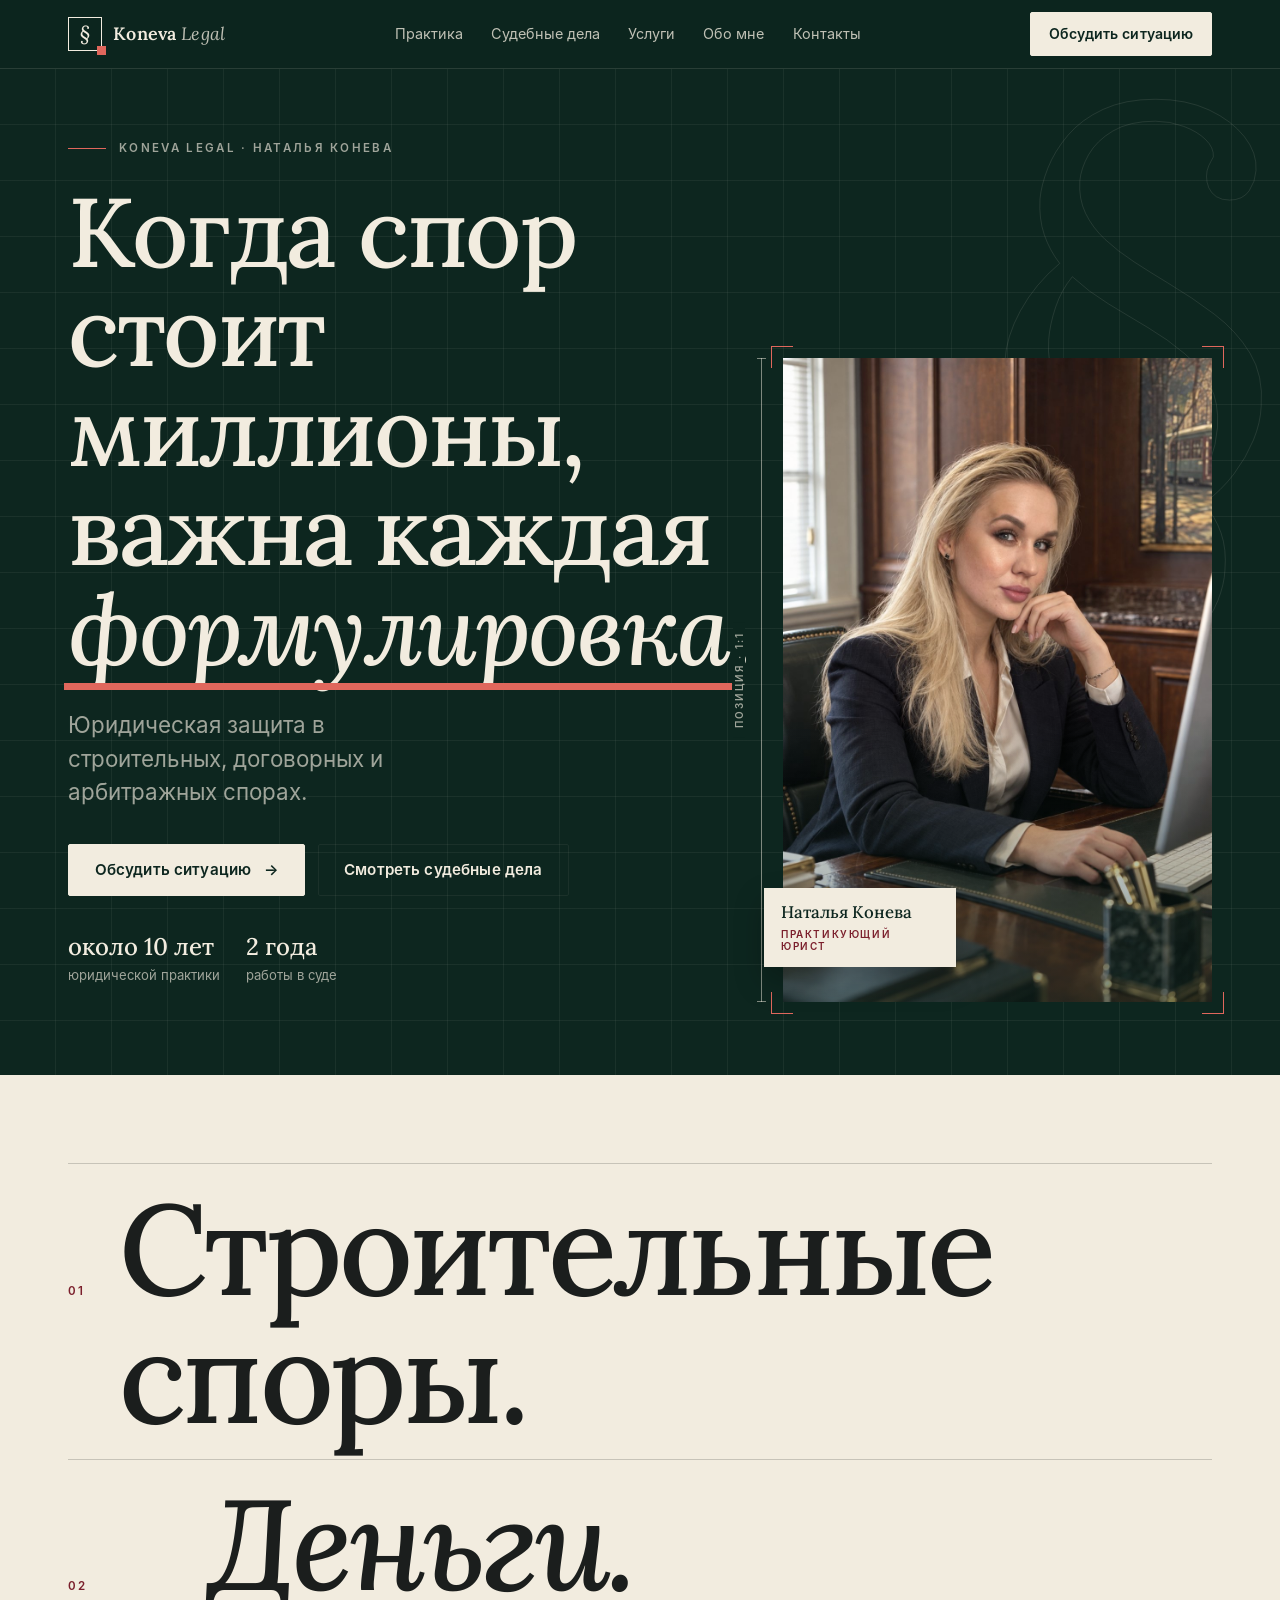
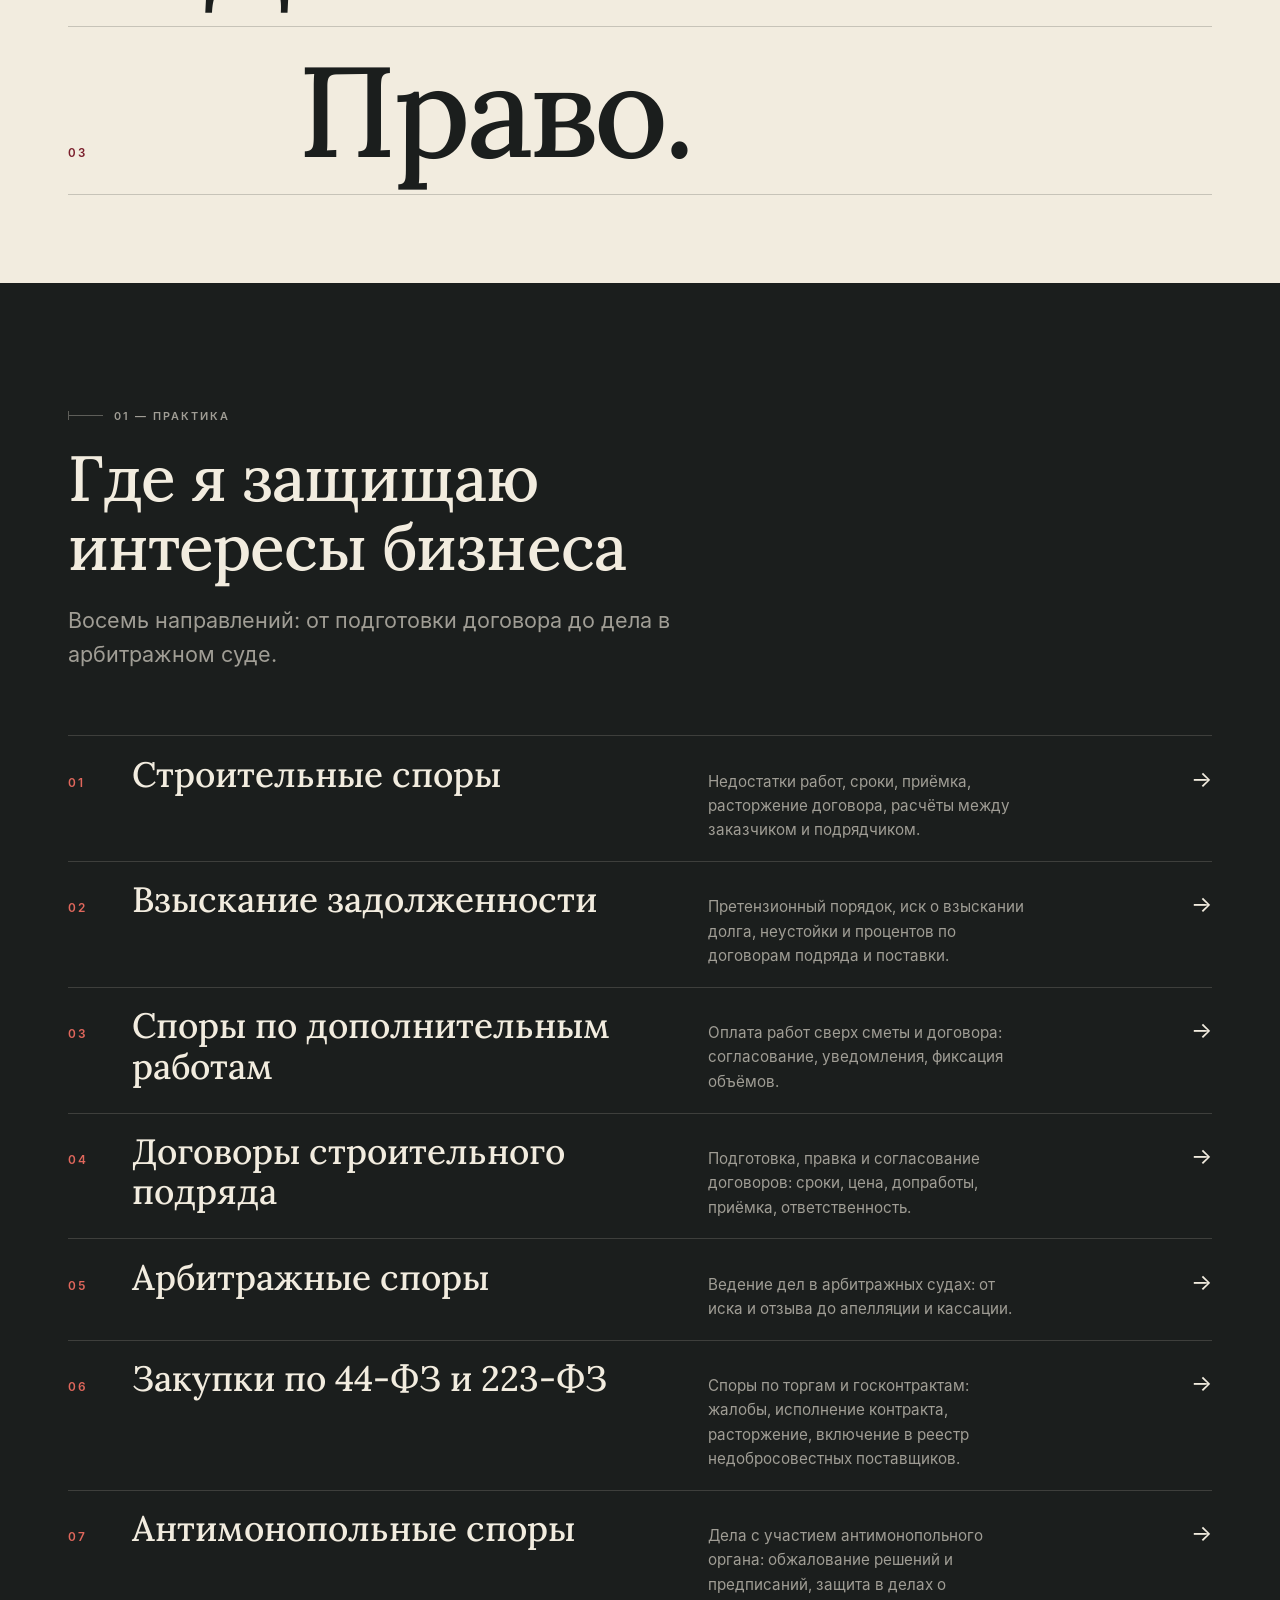
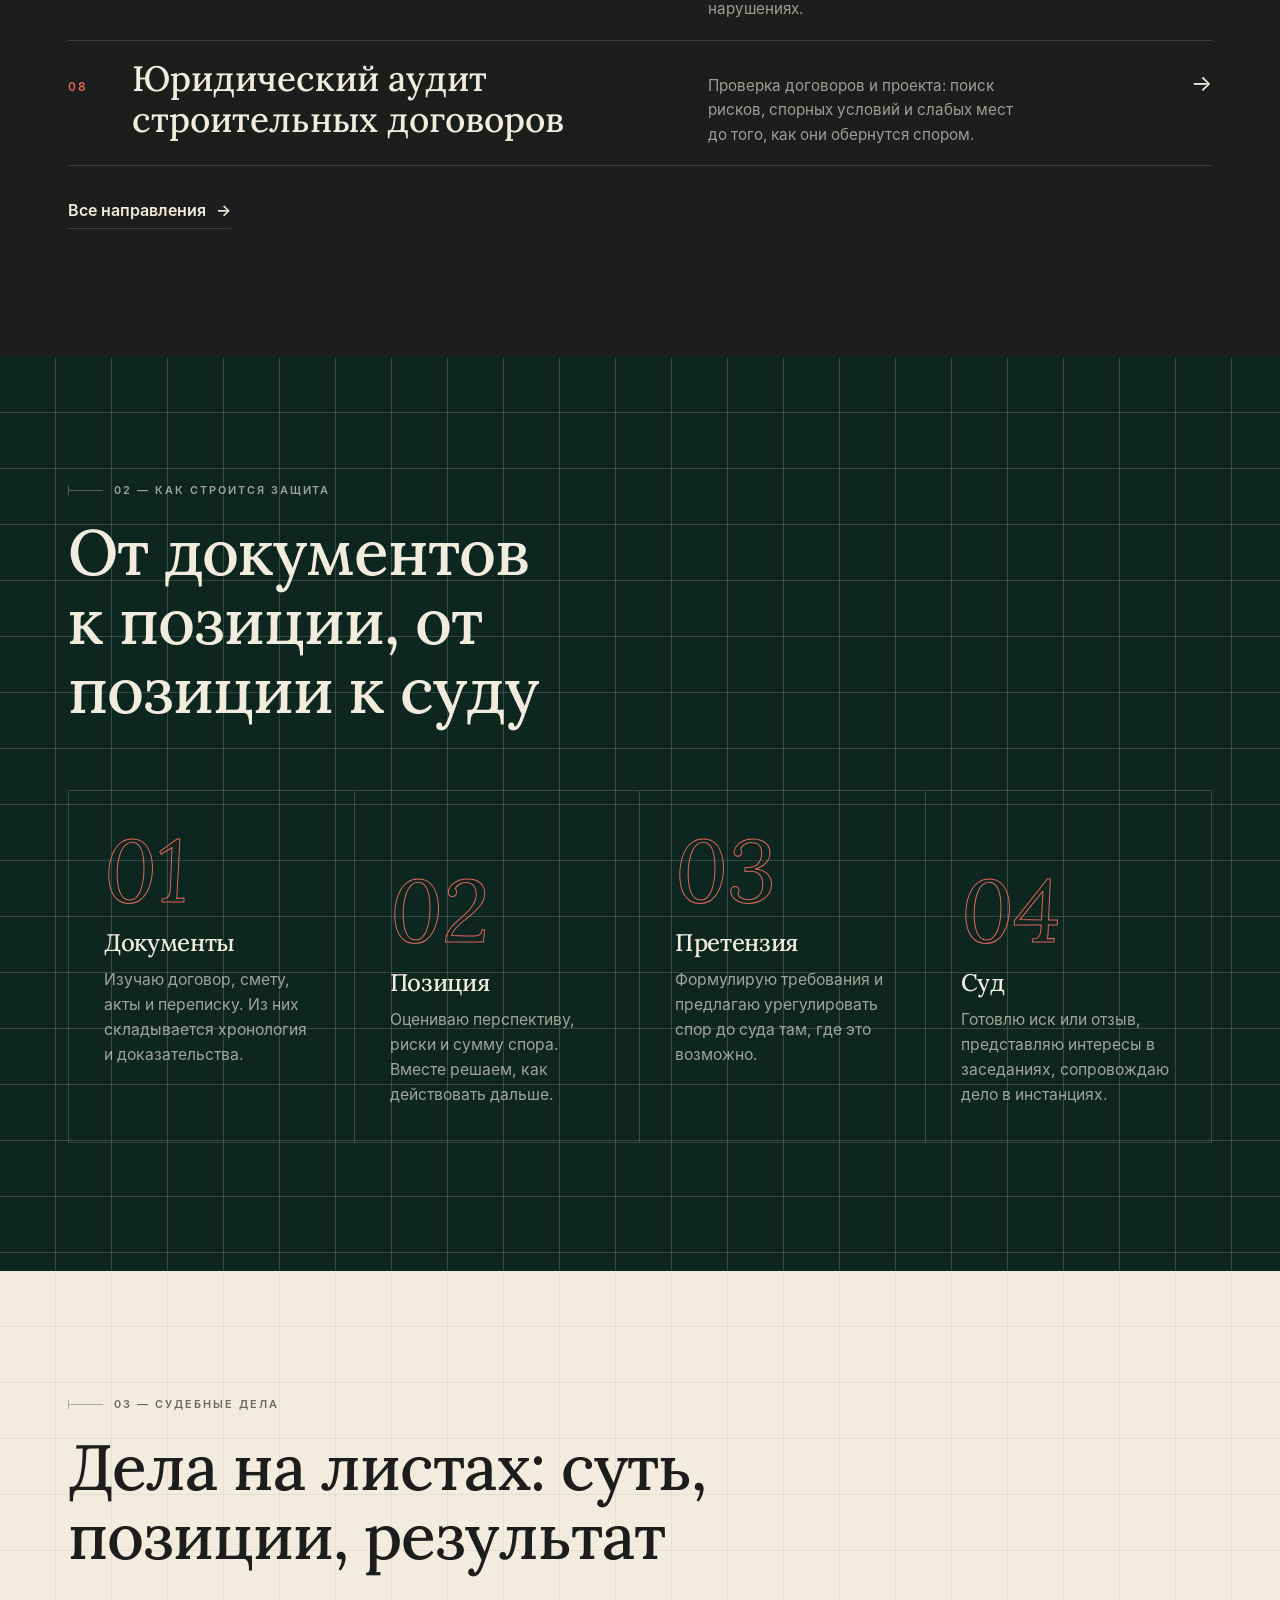
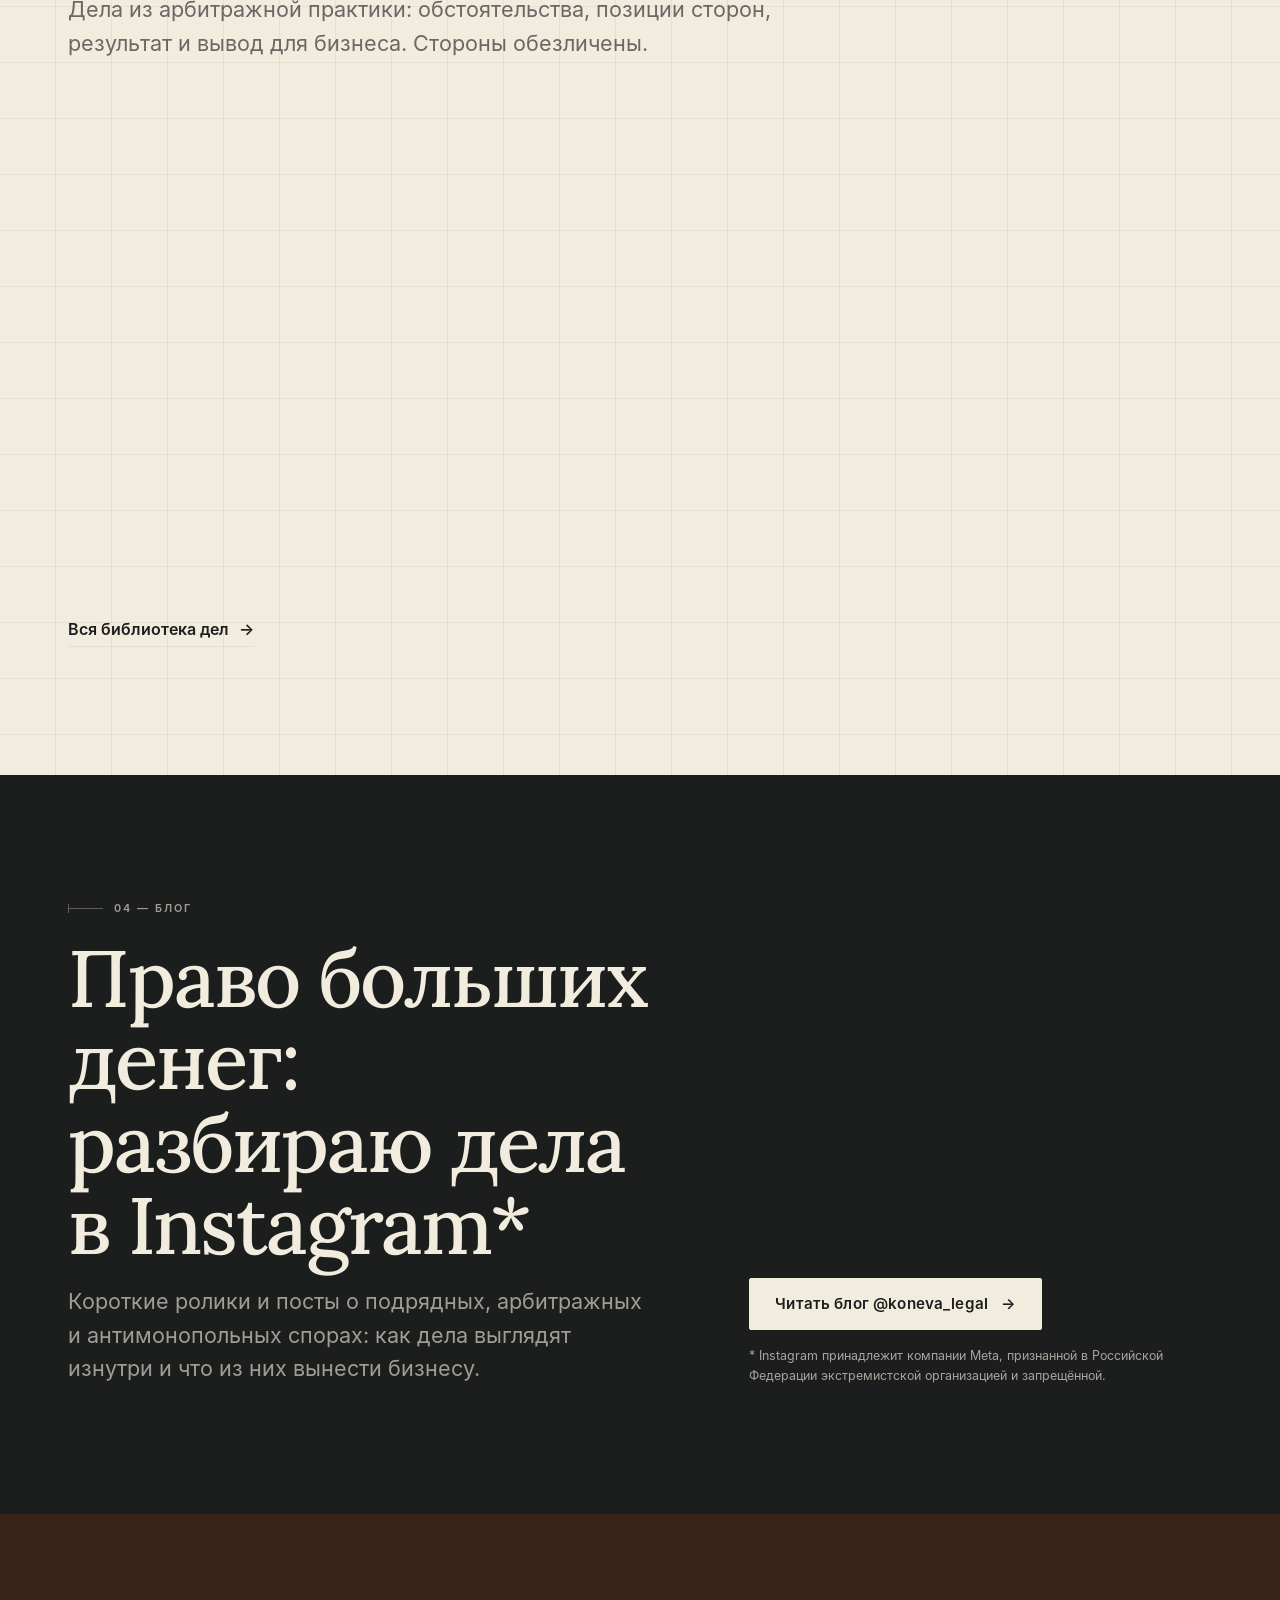
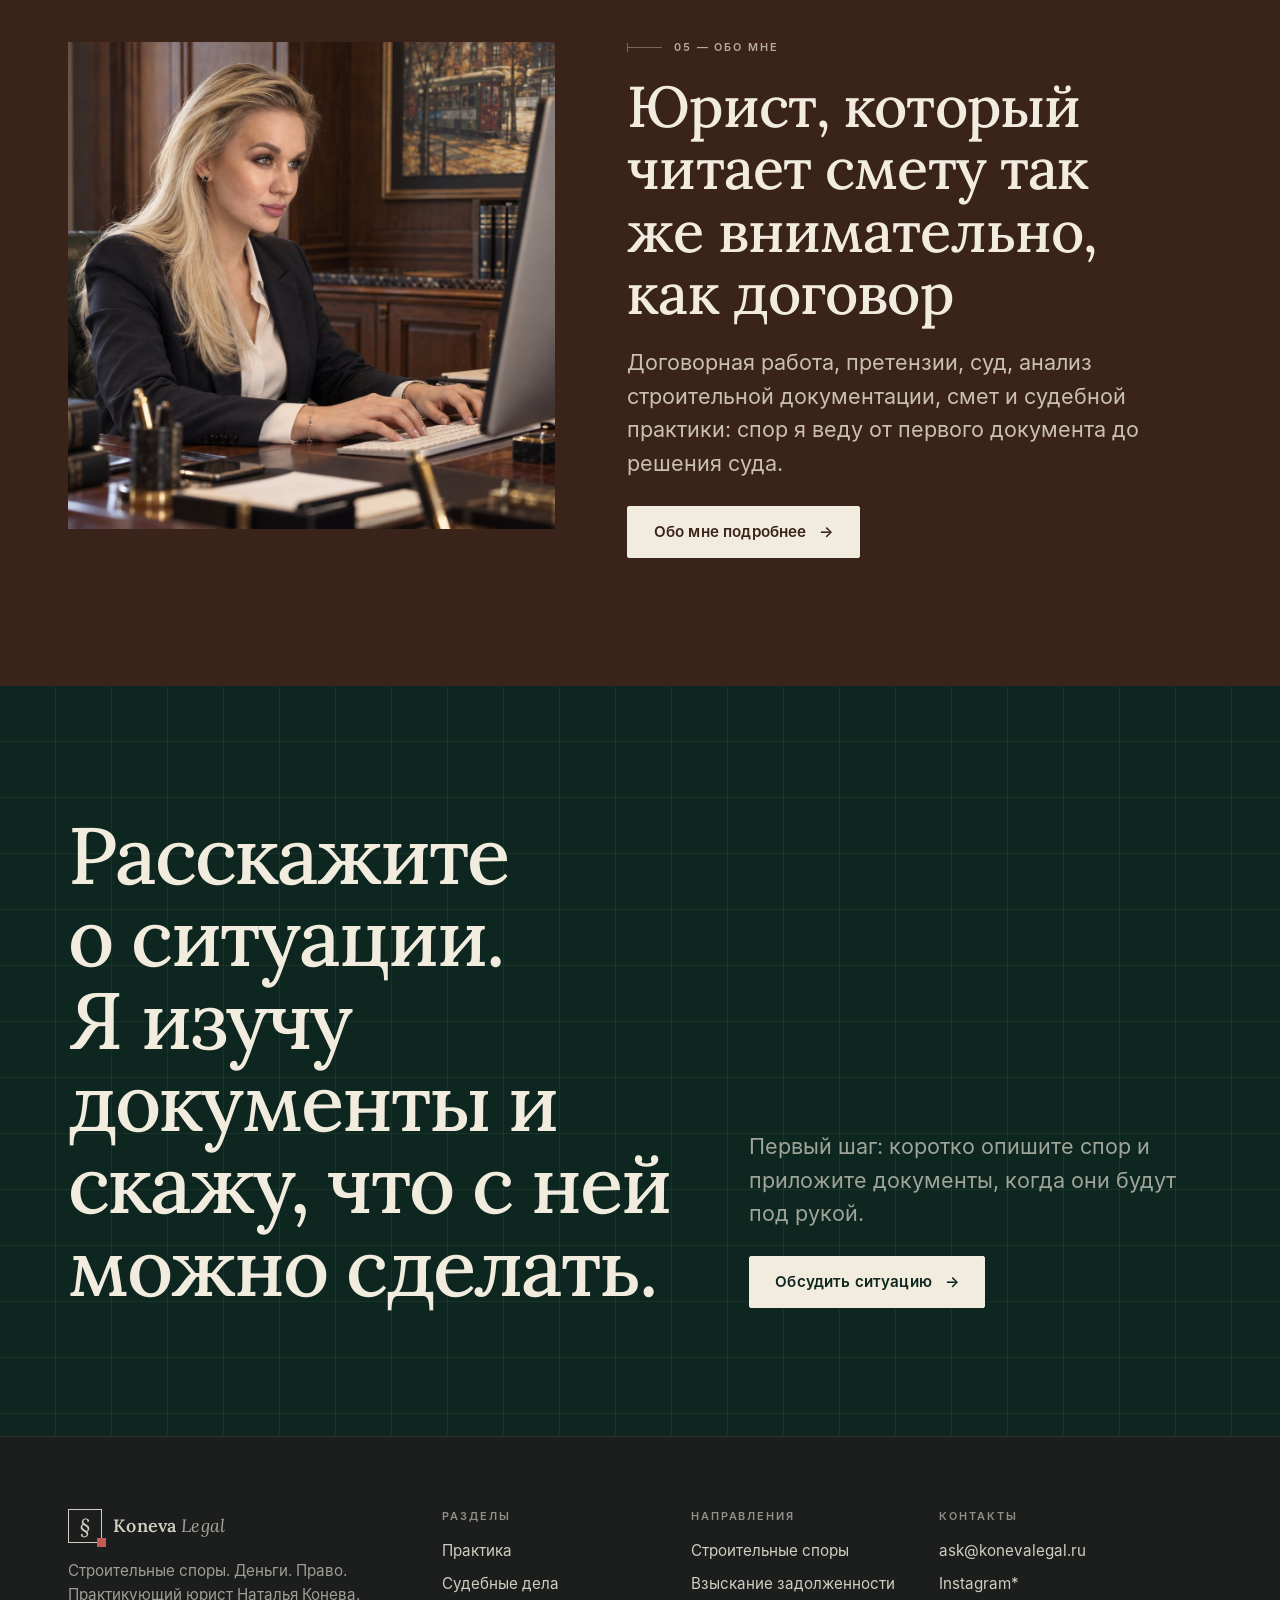
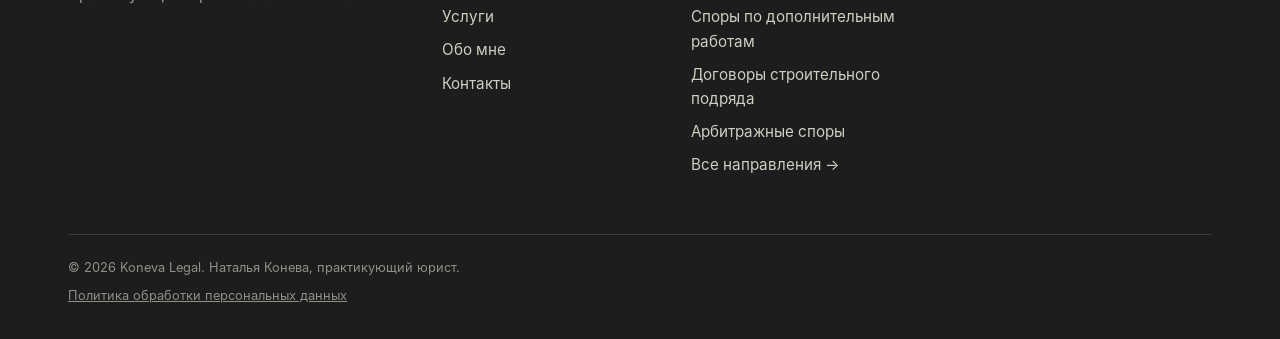
<file: index.html>
<!doctype html>
<html lang="ru">
<head>
<meta charset="utf-8">
<meta name="viewport" content="width=device-width, initial-scale=1, viewport-fit=cover">
<meta http-equiv="Content-Security-Policy" content="default-src 'self'; img-src 'self' data:; style-src 'self' 'unsafe-inline'; script-src 'self'; font-src 'self'; connect-src 'none'; form-action 'none'; base-uri 'self'; object-src 'none'">
<title>Koneva Legal — юридическая защита в строительных спорах | Наталья Конева</title>
<meta name="description" content="Юридическая защита в строительных, договорных и арбитражных спорах. Наталья Конева, практикующий юрист: строительный подряд, взыскание задолженности, закупки по 44-ФЗ и 223-ФЗ, антимонопольные споры.">
<meta name="theme-color" content="#0d261f">
<link rel="canonical" href="https://konevalegal.ru/">
<link rel="icon" href="favicon.svg" type="image/svg+xml">
<link rel="icon" href="favicon.ico" sizes="48x48">
<link rel="apple-touch-icon" href="apple-touch-icon.png">
<meta property="og:type" content="website">
<meta property="og:locale" content="ru_RU">
<meta property="og:site_name" content="Koneva Legal">
<meta property="og:title" content="Koneva Legal — юридическая защита в строительных спорах | Наталья Конева">
<meta property="og:description" content="Юридическая защита в строительных, договорных и арбитражных спорах. Наталья Конева, практикующий юрист: строительный подряд, взыскание задолженности, закупки по 44-ФЗ и 223-ФЗ, антимонопольные споры.">
<meta property="og:url" content="https://konevalegal.ru/">
<meta property="og:image" content="https://konevalegal.ru/assets/img/og.jpg">
<meta property="og:image:width" content="1200">
<meta property="og:image:height" content="630">
<meta name="twitter:card" content="summary_large_image">
<link rel="preload" href="assets/fonts/lora.woff" as="font" type="font/woff" crossorigin>
<link rel="preload" href="assets/fonts/inter-400.woff" as="font" type="font/woff" crossorigin>
<link rel="stylesheet" href="css/style.css">
</head>
<body>
<a class="skip" href="#main">К содержимому</a>
<header id="site-header"><noscript><div class="wrap"><a class="logo" href="index.html">Koneva Legal</a></div></noscript></header>
<main id="main">
<section class="section theme-green grid-bg soft hero" aria-labelledby="h1">
  <div class="wrap hero-grid">
    <span class="big-sign" aria-hidden="true">§</span>
    <div class="hero-copy">
      <p class="eyebrow">Koneva Legal · Наталья Конева</p>
      <h1 id="h1">Когда спор стоит миллионы, важна каждая <span class="redline">формулировка</span>.</h1>
      <p class="sub">Юридическая защита в строительных, договорных и арбитражных спорах.</p>
      <div class="btn-row">
        <a class="btn" href="contacts.html#form">Обсудить ситуацию <span class="arr" aria-hidden="true">→</span></a>
        <a class="btn ghost" href="cases.html">Смотреть судебные дела</a>
      </div>
      <div class="hero-note">
        <div><b data-site="experience">около 10 лет</b>юридической практики</div>
        <div data-site-hide><b data-site="courtYears">2 года</b>работы в суде</div>
      </div>
    </div>
    <div class="hero-photo reveal">
      <div class="photo-frame">
        <span class="crop tl"></span><span class="crop tr"></span><span class="crop bl"></span><span class="crop br"></span>
        <div class="photo-dim" aria-hidden="true"><span>ПОЗИЦИЯ · 1:1</span></div>
        <div class="img"><img src="assets/img/portrait.jpg" width="1000" height="1500" alt="Наталья Конева, практикующий юрист, за рабочим столом" fetchpriority="high"></div>
        <div class="sheet-tag"><b>Наталья Конева</b><small>Практикующий юрист</small></div>
      </div>
    </div>
  </div>
</section>

<section class="section theme-milk statement" aria-label="Девиз">
  <div class="wrap">
    <h2 class="sr-only">Строительные споры. Деньги. Право.</h2>
    <div class="statement-row reveal" aria-hidden="true">
      <div><i>01</i><strong>Строительные споры.</strong></div>
      <div><i>02</i><strong>Деньги.</strong></div>
      <div><i>03</i><strong>Право.</strong></div>
    </div>
  </div>
</section>

<section class="section theme-graphite" aria-labelledby="pr-h">
  <div class="wrap">
  <div class="sec-head reveal">
    <div class="dim short"><span>01 — Практика</span></div>
    <h2><span id="pr-h">Где я защищаю интересы бизнеса</span></h2>
    <p class="lead">Восемь направлений: от подготовки договора до дела в арбитражном суде.</p>
  </div>
    <div class="p-list reveal" id="practice-list"></div>
    <p style="margin-top:2rem"><a class="link-arrow" href="practice.html">Все направления <span aria-hidden="true">→</span></a></p>
  </div>
</section>

<section class="section theme-green grid-bg" aria-labelledby="st-h">
  <div class="wrap">
  <div class="sec-head reveal">
    <div class="dim short"><span>02 — Как строится защита</span></div>
    <h2><span id="st-h">От документов к позиции, от позиции к суду</span></h2>
  </div>
    <div class="steps reveal">
      <div class="step"><div class="num">01</div><h3>Документы</h3><p>Изучаю договор, смету, акты и переписку. Из них складывается хронология и доказательства.</p></div>
      <div class="step"><div class="num">02</div><h3>Позиция</h3><p>Оцениваю перспективу, риски и сумму спора. Вместе решаем, как действовать дальше.</p></div>
      <div class="step"><div class="num">03</div><h3>Претензия</h3><p>Формулирую требования и предлагаю урегулировать спор до суда там, где это возможно.</p></div>
      <div class="step"><div class="num">04</div><h3>Суд</h3><p>Готовлю иск или отзыв, представляю интересы в заседаниях, сопровождаю дело в инстанциях.</p></div>
    </div>
  </div>
</section>

<section class="section theme-milk grid-bg soft" aria-labelledby="cs-h">
  <div class="wrap">
  <div class="sec-head reveal">
    <div class="dim short"><span>03 — Судебные дела</span></div>
    <h2><span id="cs-h">Дела на листах: суть, позиции, результат</span></h2>
    <p class="lead">Дела из арбитражной практики: обстоятельства, позиции сторон, результат и вывод для бизнеса. Стороны обезличены.</p>
  </div>
    <div class="case-grid three" id="cases-teaser"></div>
    <p style="margin-top:2rem"><a class="link-arrow" href="cases.html">Вся библиотека дел <span aria-hidden="true">→</span></a></p>
  </div>
</section>

<section class="section theme-graphite" aria-labelledby="bl-h">
  <div class="wrap cta-block">
    <div class="reveal">
      <div class="dim short" style="margin-bottom:1.4rem"><span>04 — Блог</span></div>
      <h2 id="bl-h">Право больших денег: разбираю дела в Instagram*</h2>
      <p class="lead" style="margin-top:1.2rem">Короткие ролики и посты о подрядных, арбитражных и антимонопольных спорах: как дела выглядят изнутри и что из них вынести бизнесу.</p>
    </div>
    <div class="reveal d1">
      <div class="btn-row"><a class="btn" href="https://www.instagram.com/koneva_legal/" rel="noopener">Читать блог @koneva_legal <span class="arr" aria-hidden="true">→</span></a></div>
      <p style="margin-top:1rem;font-size:.78rem;opacity:.65">* Instagram принадлежит компании Meta, признанной в Российской Федерации экстремистской организацией и запрещённой.</p>
    </div>
  </div>
</section>

<section class="section theme-choc" aria-labelledby="ab-h">
  <div class="wrap about-grid">
    <div class="about-photo reveal">
      <div class="img"><img src="assets/img/work.jpg" width="1100" height="1145" loading="lazy" alt="Наталья Конева за работой с документами"></div>
    </div>
    <div class="reveal d1">
      <div class="dim short" style="margin-bottom:1.4rem"><span>05 — Обо мне</span></div>
      <h2 id="ab-h" style="font-size:clamp(2rem,5vw,3.6rem);max-width:16ch;margin-bottom:1.4rem">Юрист, который читает смету так же внимательно, как договор</h2>
      <p class="lead" style="color:rgba(242,236,223,.78);margin-bottom:1.6rem">Договорная работа, претензии, суд, анализ строительной документации, смет и судебной практики: спор я веду от первого документа до решения суда.</p>
      <a class="btn" href="about.html" style="--btn-bg:var(--milk);--btn-fg:var(--choc)">Обо мне подробнее <span class="arr" aria-hidden="true">→</span></a>
    </div>
  </div>
</section>

<section class="section theme-green grid-bg soft" aria-labelledby="cta-h">
  <div class="wrap cta-block">
    <h2 id="cta-h" class="reveal">Расскажите о ситуации. Я изучу документы и скажу, что с ней можно сделать.</h2>
    <div class="reveal d1">
      <p class="lead" style="margin-bottom:1.6rem">Первый шаг: коротко опишите спор и приложите документы, когда они будут под рукой.</p>
      <div class="btn-row"><a class="btn" href="contacts.html#form">Обсудить ситуацию <span class="arr" aria-hidden="true">→</span></a></div>
    </div>
  </div>
</section>
</main>
<footer id="site-footer"></footer>
<script src="data/site.config.js"></script>
<script src="data/practice.js"></script>
<script src="data/cases.js"></script>
<script src="data/services.js"></script>
<script src="js/layout.js"></script>
<script src="js/app.js"></script>
</body>
</html>
</file>
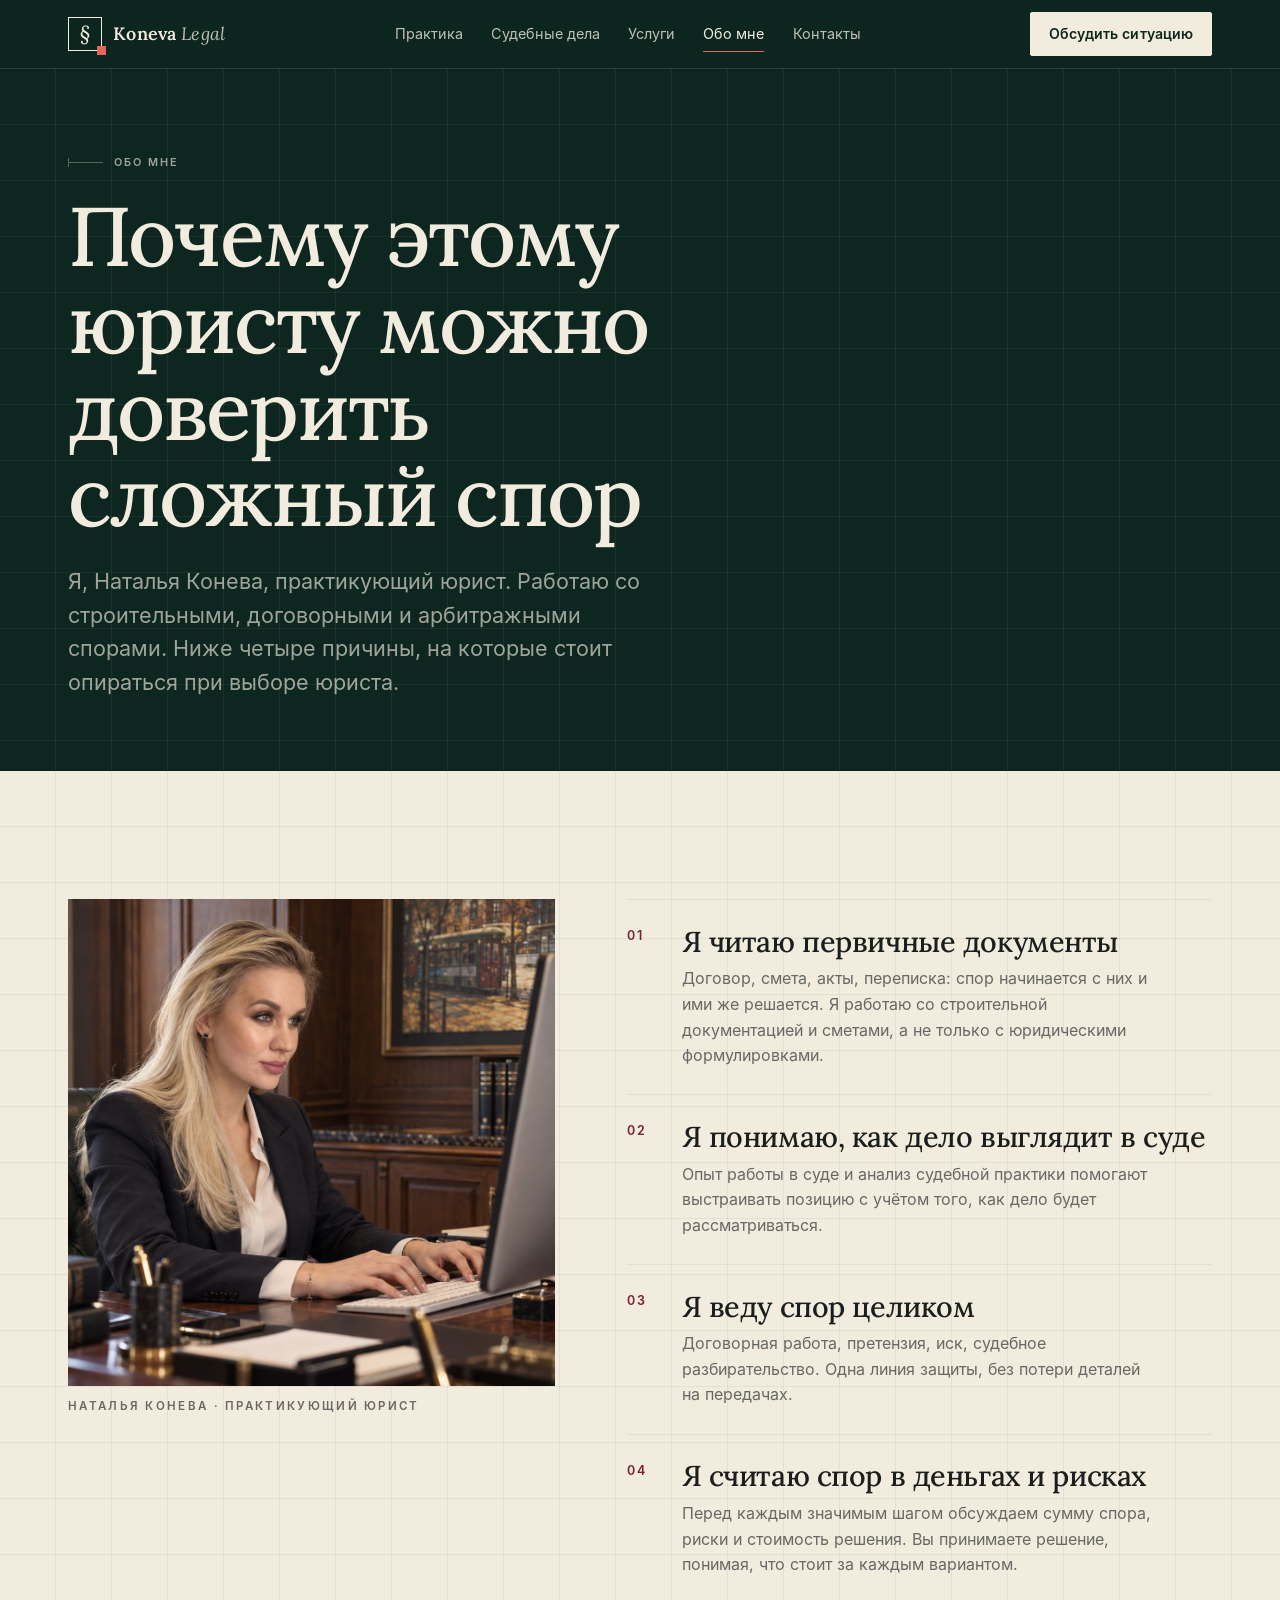
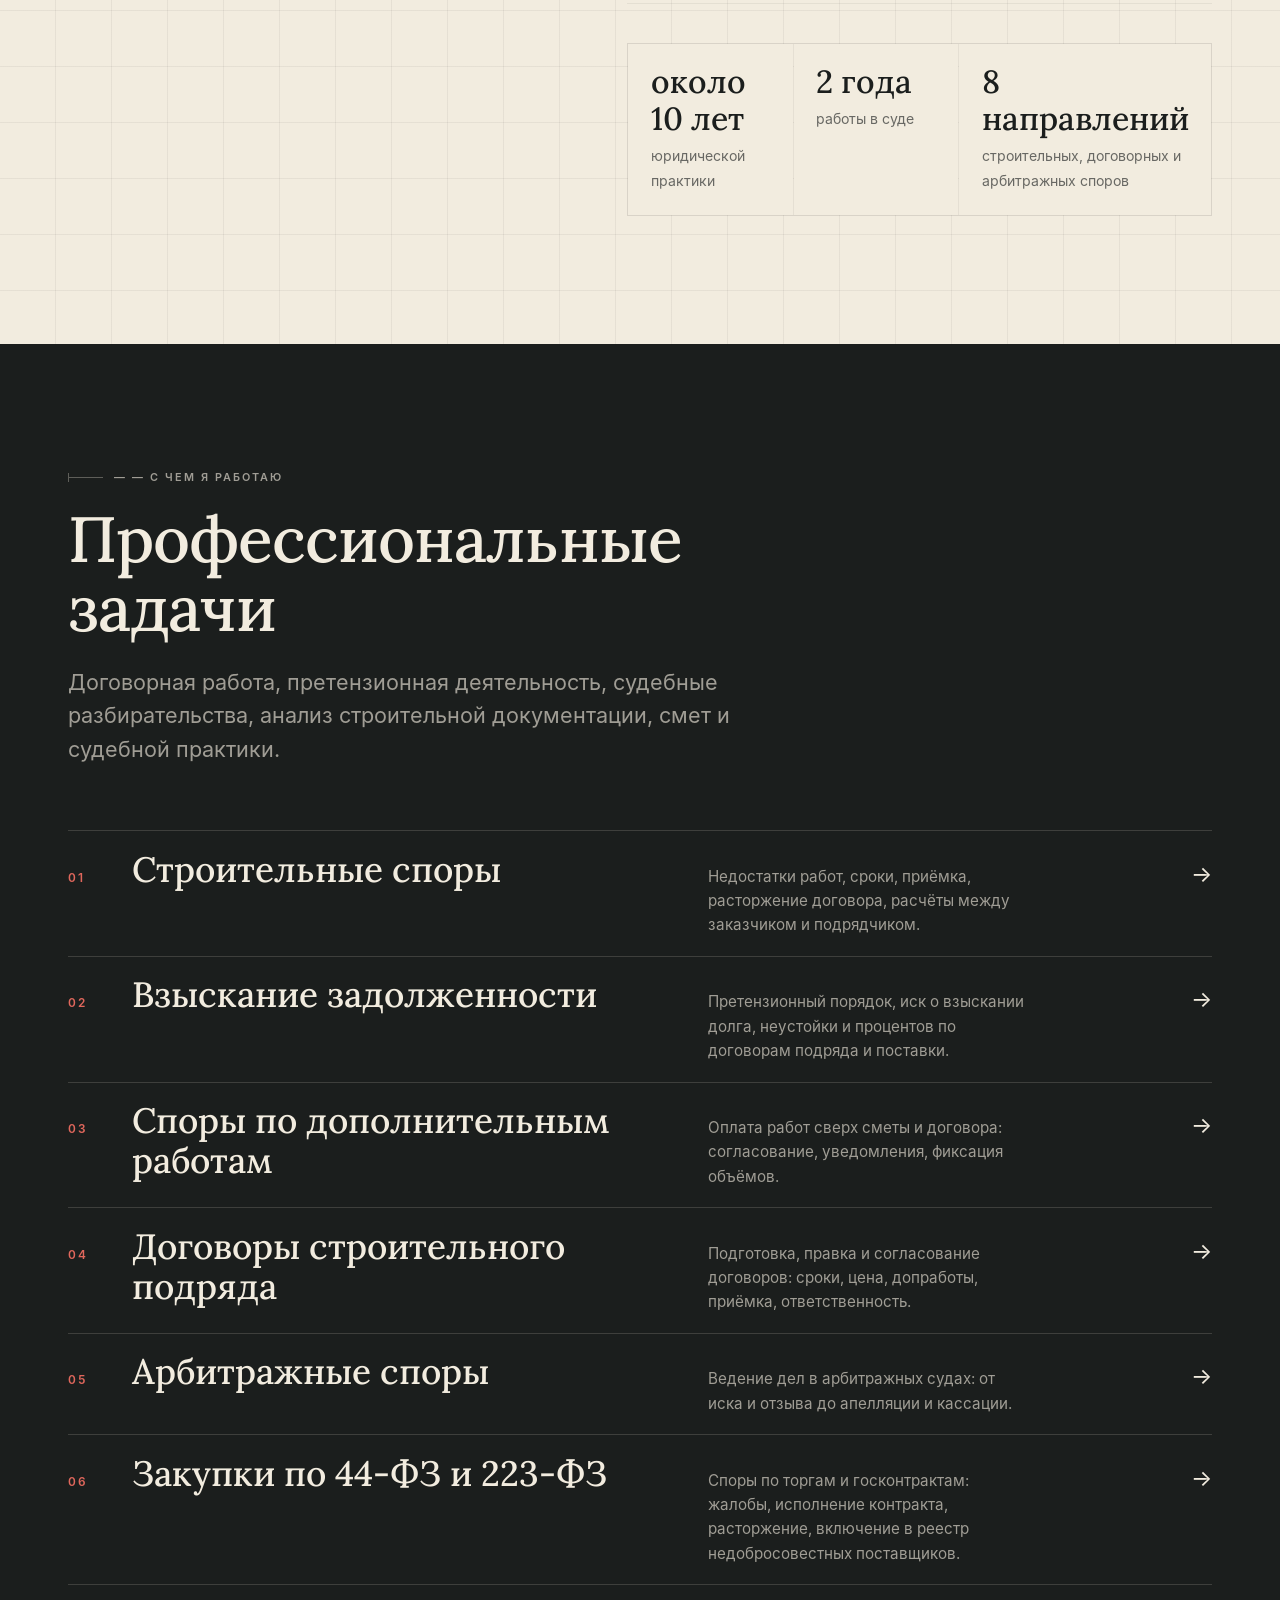
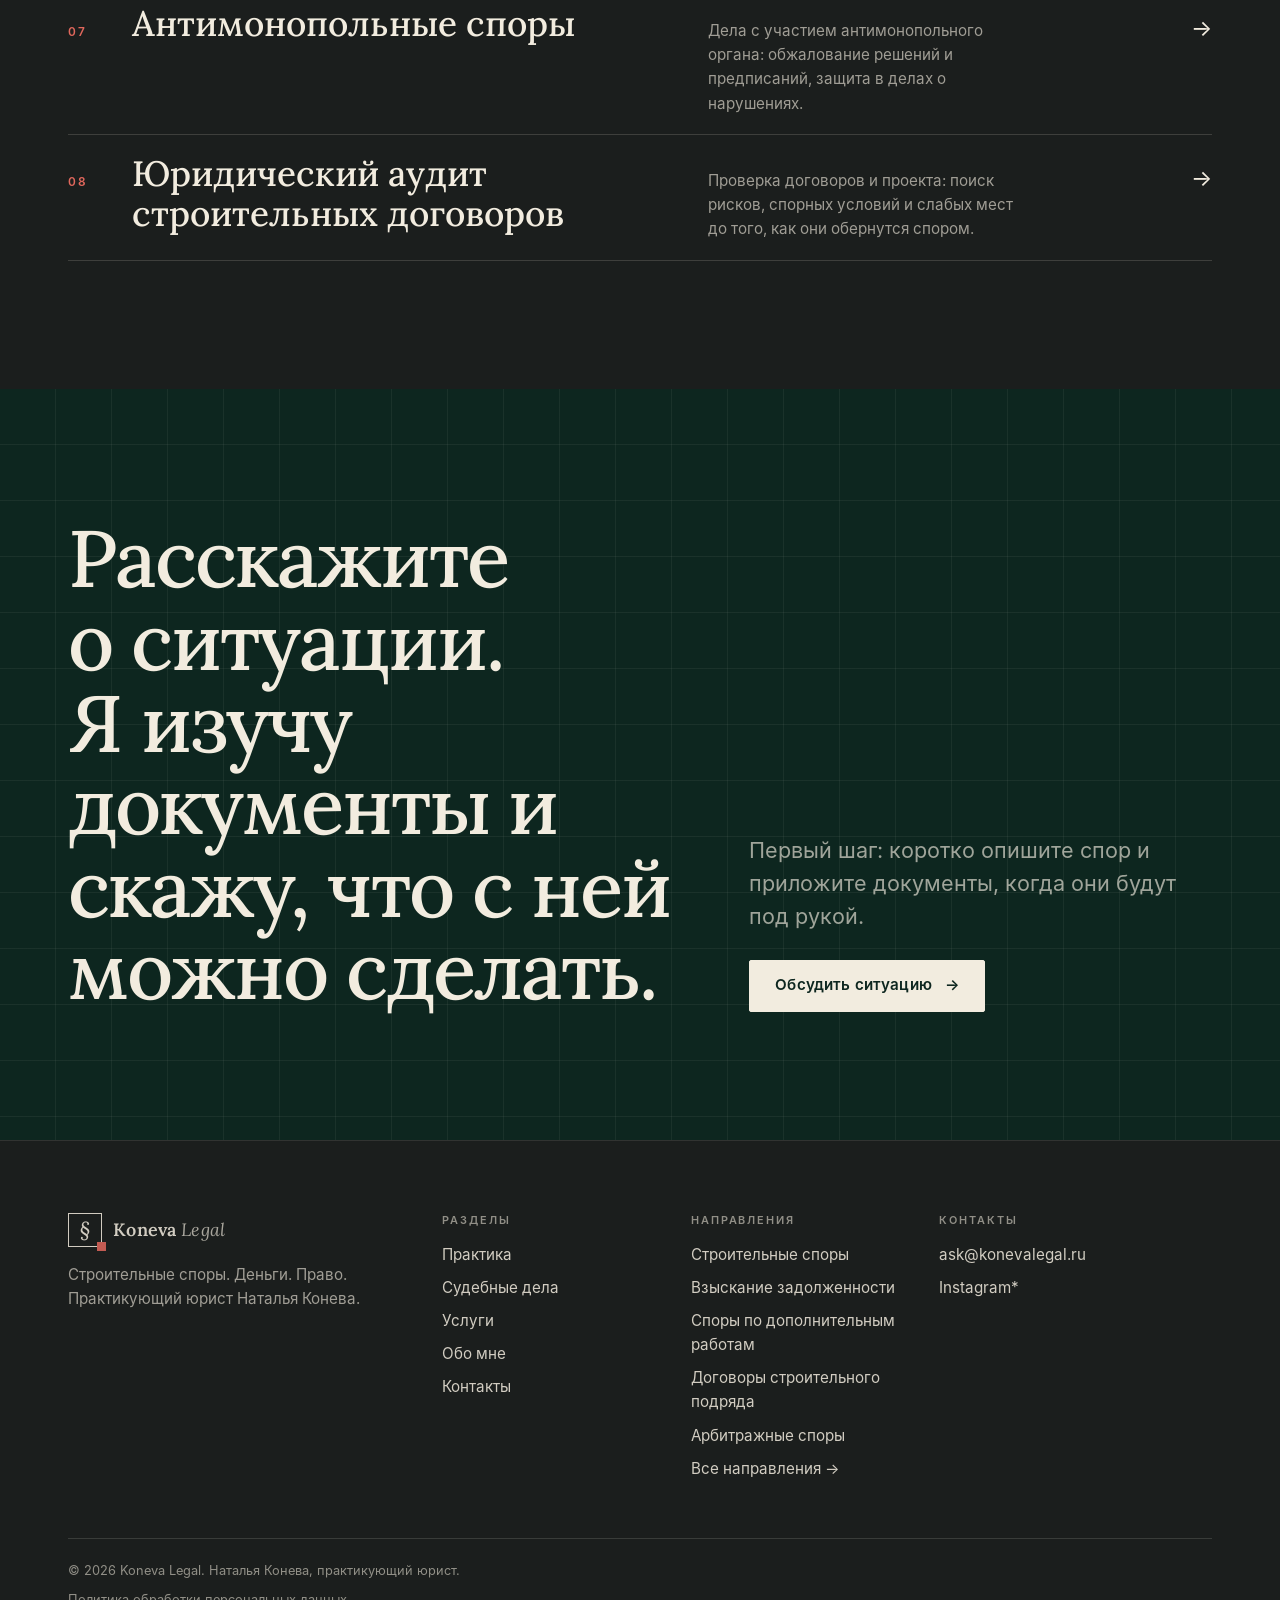
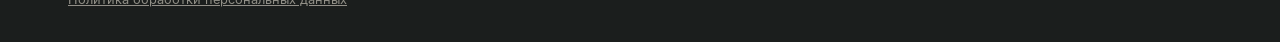
<file: about.html>
<!doctype html>
<html lang="ru">
<head>
<meta charset="utf-8">
<meta name="viewport" content="width=device-width, initial-scale=1, viewport-fit=cover">
<meta http-equiv="Content-Security-Policy" content="default-src 'self'; img-src 'self' data:; style-src 'self' 'unsafe-inline'; script-src 'self'; font-src 'self'; connect-src 'none'; form-action 'none'; base-uri 'self'; object-src 'none'">
<title>Обо мне — Наталья Конева, юрист | Koneva Legal</title>
<meta name="description" content="Наталья Конева — практикующий юрист по строительным, договорным и арбитражным спорам. Почему можно доверить сложный спор: работа с документами, судебная практика, ведение дела от претензии до суда.">
<meta name="theme-color" content="#0d261f">
<link rel="canonical" href="https://konevalegal.ru/about.html">
<link rel="icon" href="favicon.svg" type="image/svg+xml">
<link rel="icon" href="favicon.ico" sizes="48x48">
<link rel="apple-touch-icon" href="apple-touch-icon.png">
<meta property="og:type" content="website">
<meta property="og:locale" content="ru_RU">
<meta property="og:site_name" content="Koneva Legal">
<meta property="og:title" content="Обо мне — Наталья Конева, юрист | Koneva Legal">
<meta property="og:description" content="Наталья Конева — практикующий юрист по строительным, договорным и арбитражным спорам. Почему можно доверить сложный спор: работа с документами, судебная практика, ведение дела от претензии до суда.">
<meta property="og:url" content="https://konevalegal.ru/about.html">
<meta property="og:image" content="https://konevalegal.ru/assets/img/og.jpg">
<meta property="og:image:width" content="1200">
<meta property="og:image:height" content="630">
<meta name="twitter:card" content="summary_large_image">
<link rel="preload" href="assets/fonts/lora.woff" as="font" type="font/woff" crossorigin>
<link rel="preload" href="assets/fonts/inter-400.woff" as="font" type="font/woff" crossorigin>
<link rel="stylesheet" href="css/style.css">
</head>
<body>
<a class="skip" href="#main">К содержимому</a>
<header id="site-header"><noscript><div class="wrap"><a class="logo" href="index.html">Koneva Legal</a></div></noscript></header>
<main id="main">
<section class="section theme-green grid-bg soft page-hero" aria-labelledby="h1">
  <div class="wrap">
    <div class="dim short reveal" style="margin-bottom:1.6rem"><span>Обо мне</span></div>
    <h1 id="h1" class="reveal">Почему этому юристу можно доверить сложный спор</h1>
    <p class="lead reveal d1">Я, Наталья Конева, практикующий юрист. Работаю со строительными, договорными и арбитражными спорами. Ниже четыре причины, на которые стоит опираться при выборе юриста.</p>
  </div>
</section>

<section class="section theme-milk grid-bg soft" aria-label="О юристе">
  <div class="wrap about-grid">
    <div class="about-photo reveal">
      <div class="img"><img src="assets/img/work.jpg" width="1100" height="1145" alt="Наталья Конева за работой с документами"></div>
      <p class="eyebrow cap">Наталья Конева · практикующий юрист</p>
    </div>
    <div>
      <div class="reasons reveal">
        <div class="reason"><h3>Я читаю первичные документы</h3><p>Договор, смета, акты, переписка: спор начинается с них и ими же решается. Я работаю со строительной документацией и сметами, а не только с юридическими формулировками.</p></div>
        <div class="reason"><h3>Я понимаю, как дело выглядит в суде</h3><p>Опыт работы в суде и анализ судебной практики помогают выстраивать позицию с учётом того, как дело будет рассматриваться.</p></div>
        <div class="reason"><h3>Я веду спор целиком</h3><p>Договорная работа, претензия, иск, судебное разбирательство. Одна линия защиты, без потери деталей на передачах.</p></div>
        <div class="reason"><h3>Я считаю спор в деньгах и рисках</h3><p>Перед каждым значимым шагом обсуждаем сумму спора, риски и стоимость решения. Вы принимаете решение, понимая, что стоит за каждым вариантом.</p></div>
      </div>
      <div class="facts reveal">
        <div class="fact"><b data-site="experience">около 10 лет</b><span>юридической практики</span></div>
        <div class="fact" data-site-hide><b data-site="courtYears">2 года</b><span>работы в суде</span></div>
        <div class="fact"><b>8 направлений</b><span>строительных, договорных и арбитражных споров</span></div>
      </div>
    </div>
  </div>
</section>

<section class="section theme-graphite" aria-labelledby="w-h">
  <div class="wrap">
  <div class="sec-head reveal">
    <div class="dim short"><span>— — С чем я работаю</span></div>
    <h2><span id="w-h">Профессиональные задачи</span></h2>
    <p class="lead">Договорная работа, претензионная деятельность, судебные разбирательства, анализ строительной документации, смет и судебной практики.</p>
  </div>
    <div class="p-list reveal" id="practice-list"></div>
  </div>
</section>

<section class="section theme-green grid-bg soft" aria-labelledby="cta-h">
  <div class="wrap cta-block">
    <h2 id="cta-h" class="reveal">Расскажите о ситуации. Я изучу документы и скажу, что с ней можно сделать.</h2>
    <div class="reveal d1">
      <p class="lead" style="margin-bottom:1.6rem">Первый шаг: коротко опишите спор и приложите документы, когда они будут под рукой.</p>
      <div class="btn-row"><a class="btn" href="contacts.html#form">Обсудить ситуацию <span class="arr" aria-hidden="true">→</span></a></div>
    </div>
  </div>
</section>
</main>
<footer id="site-footer"></footer>
<script src="data/site.config.js"></script>
<script src="data/practice.js"></script>
<script src="data/cases.js"></script>
<script src="data/services.js"></script>
<script src="js/layout.js"></script>
<script src="js/app.js"></script>
</body>
</html>
</file>
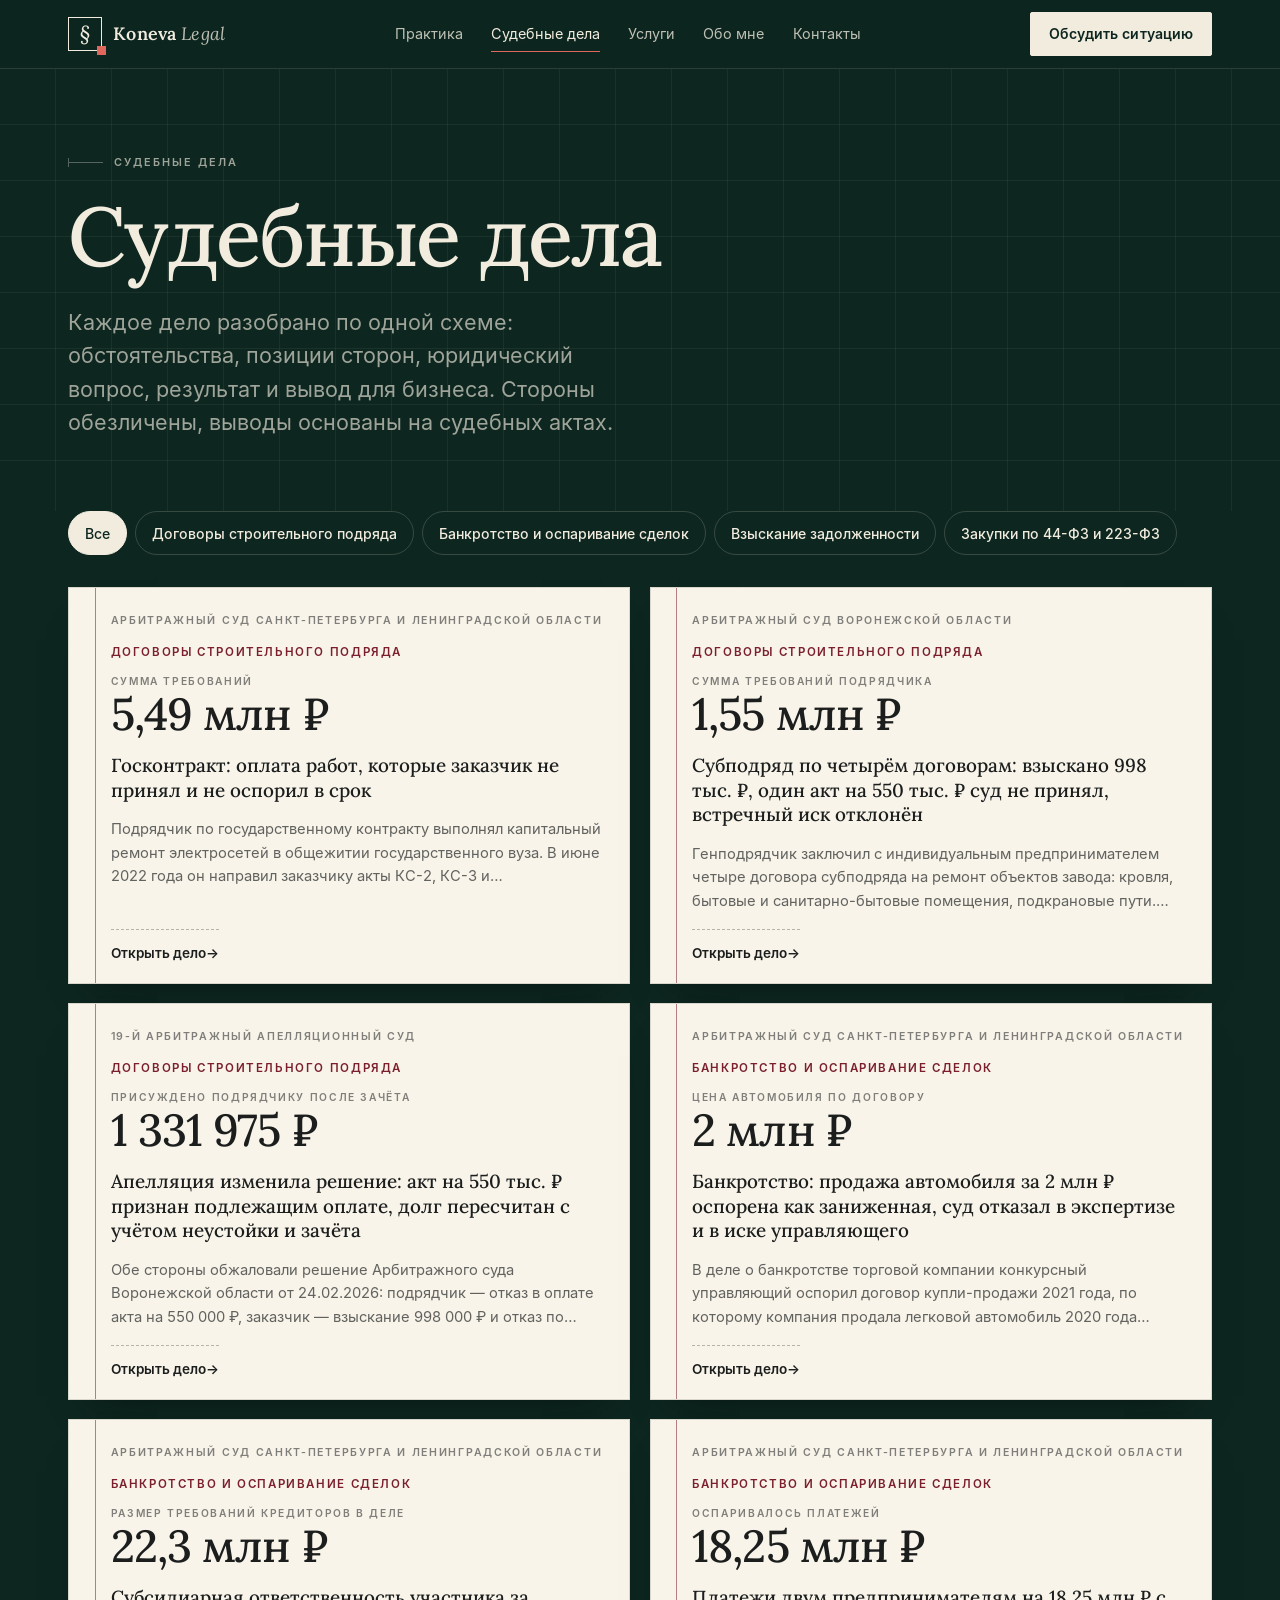
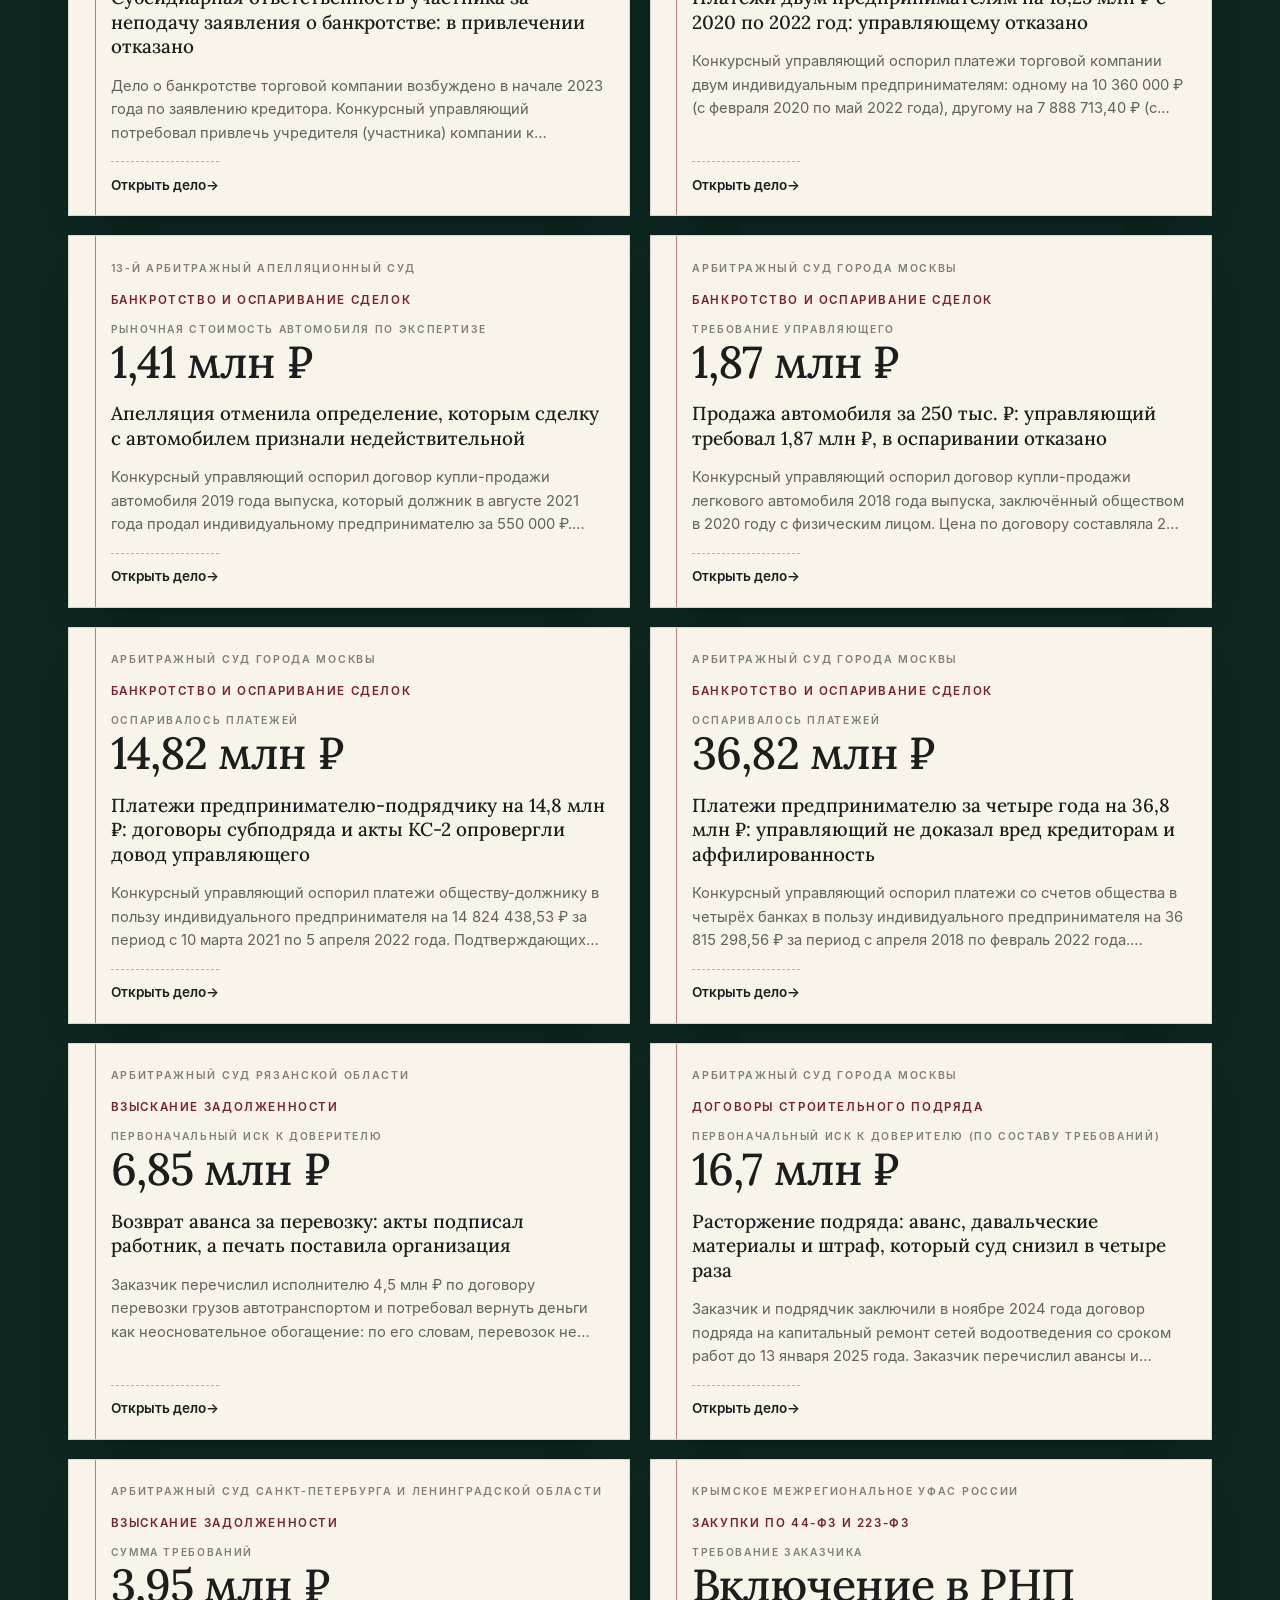
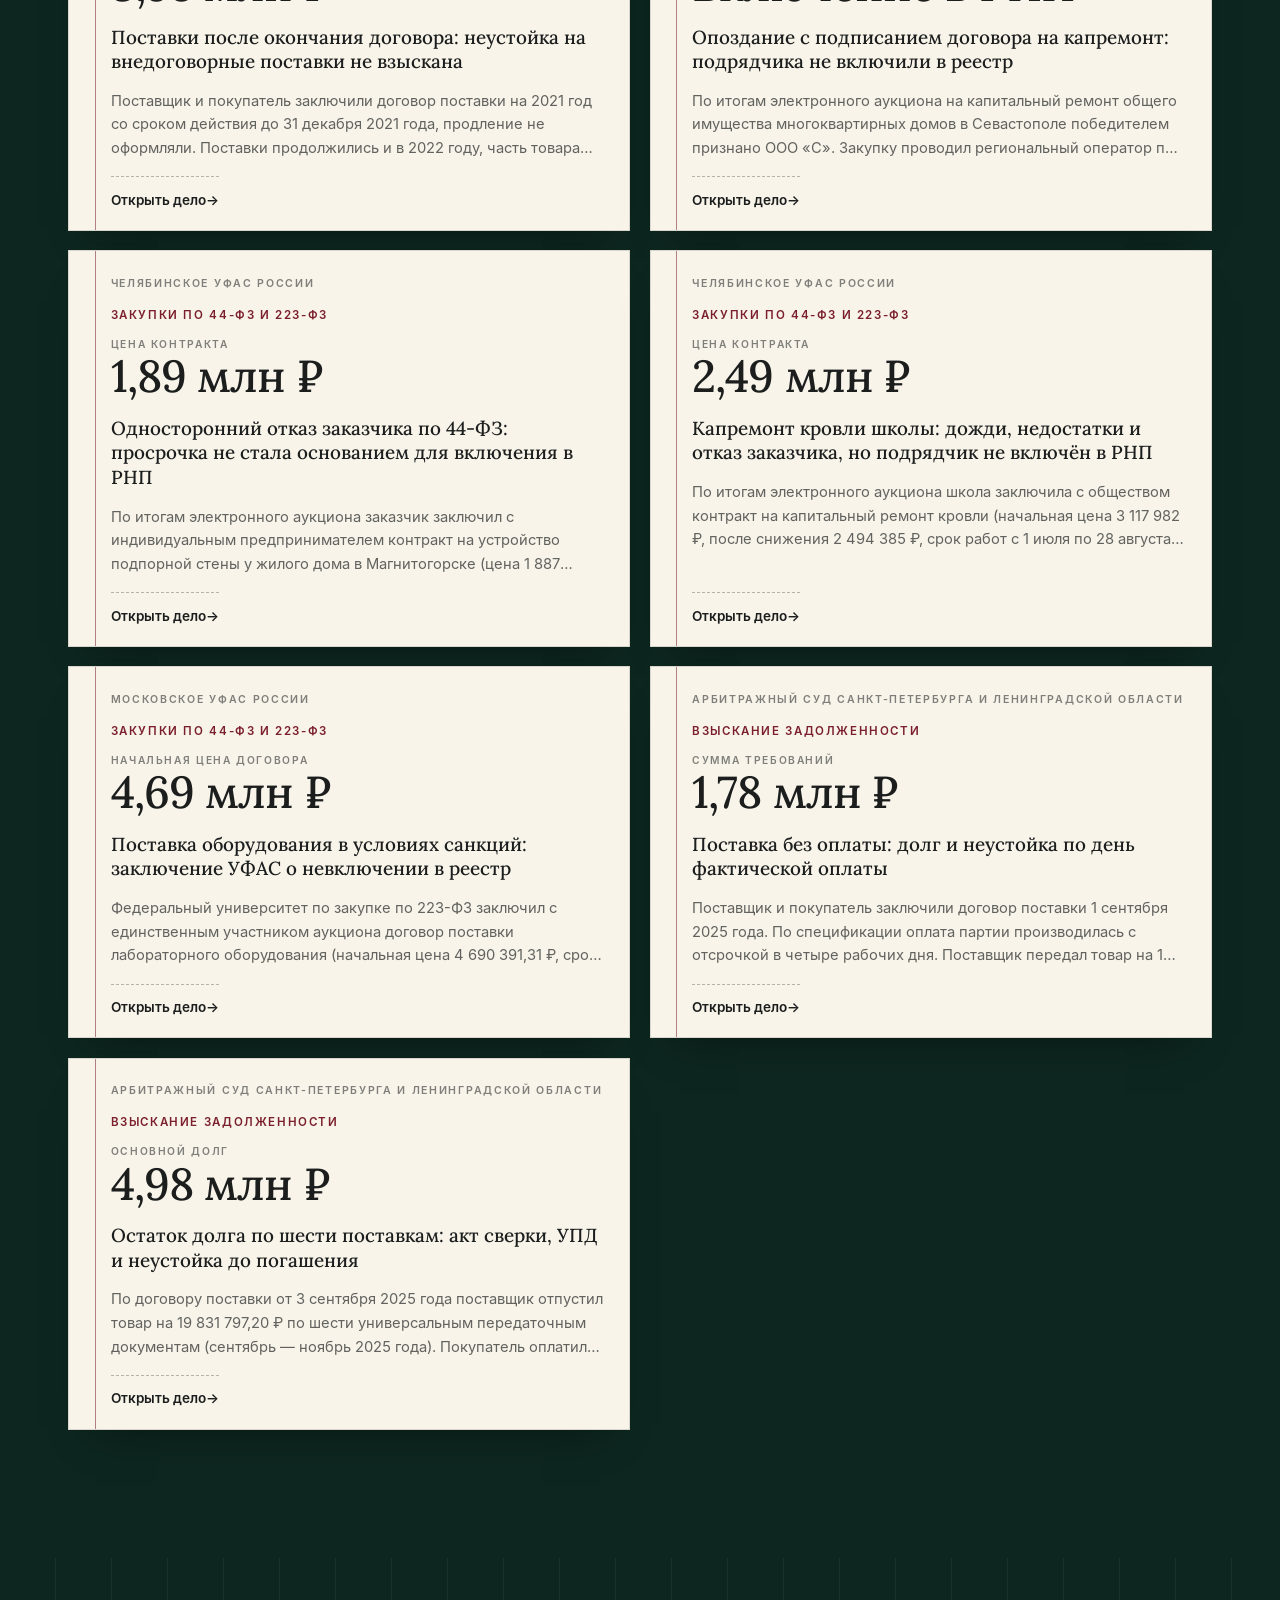
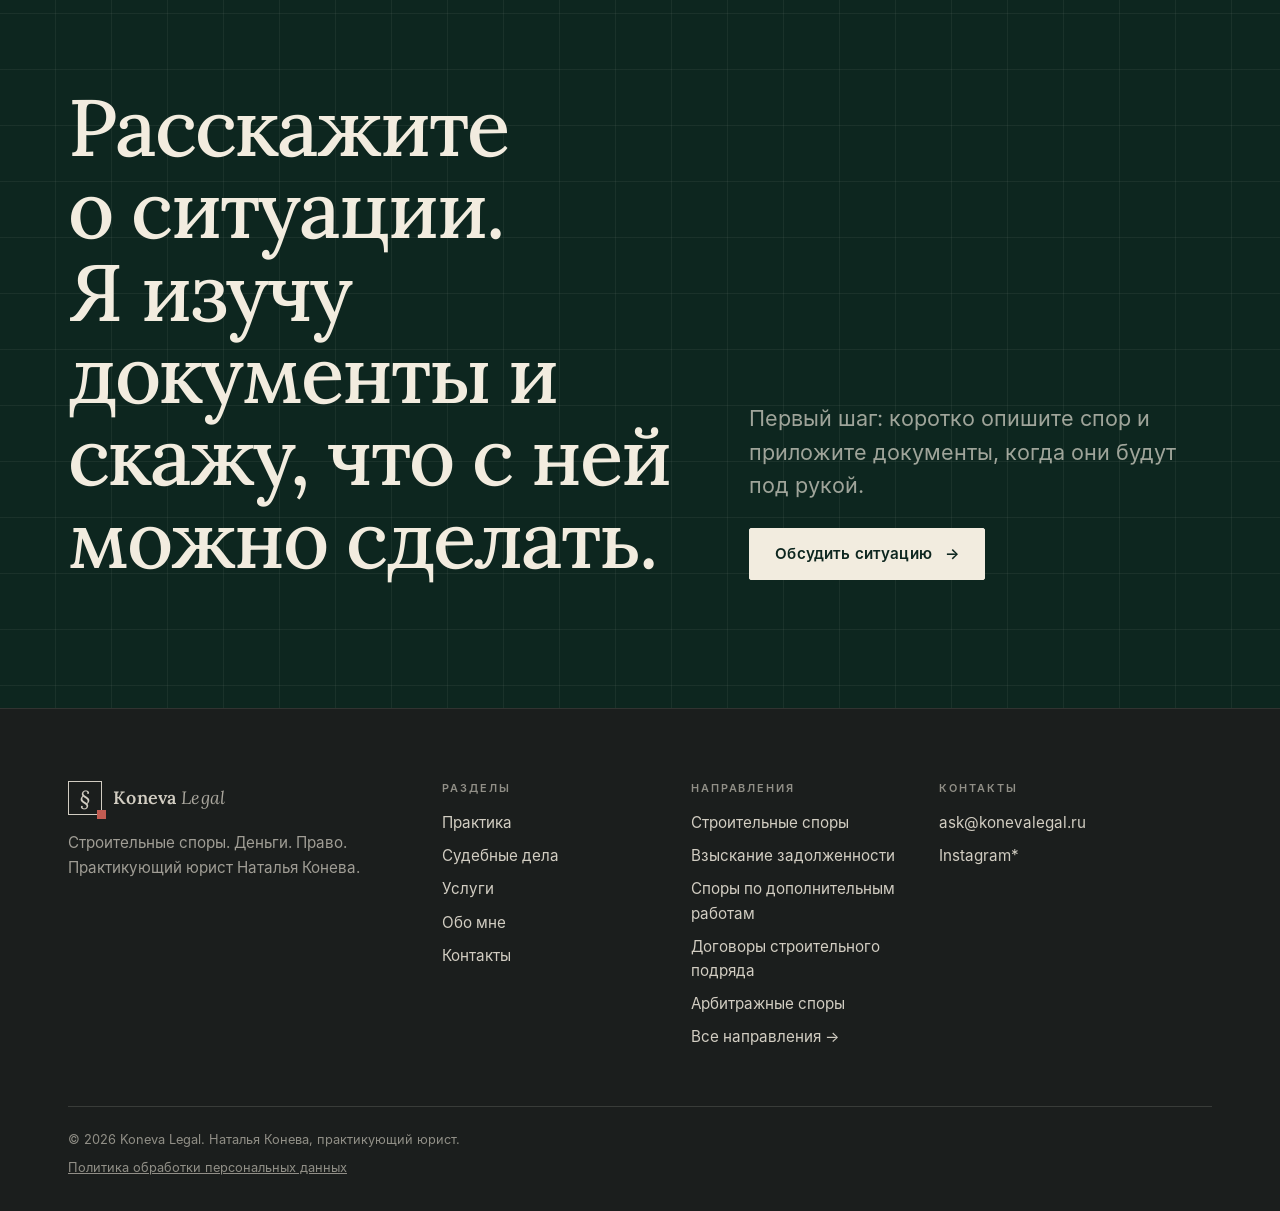
<file: cases.html>
<!doctype html>
<html lang="ru">
<head>
<meta charset="utf-8">
<meta name="viewport" content="width=device-width, initial-scale=1, viewport-fit=cover">
<meta http-equiv="Content-Security-Policy" content="default-src 'self'; img-src 'self' data:; style-src 'self' 'unsafe-inline'; script-src 'self'; font-src 'self'; connect-src 'none'; form-action 'none'; base-uri 'self'; object-src 'none'">
<title>Судебные дела — библиотека кейсов | Koneva Legal</title>
<meta name="description" content="Библиотека судебных дел Koneva Legal: категория спора, сумма требований, обстоятельства, позиции сторон, юридический вопрос, результат и вывод для бизнеса.">
<meta name="theme-color" content="#0d261f">
<link rel="canonical" href="https://konevalegal.ru/cases.html">
<link rel="icon" href="favicon.svg" type="image/svg+xml">
<link rel="icon" href="favicon.ico" sizes="48x48">
<link rel="apple-touch-icon" href="apple-touch-icon.png">
<meta property="og:type" content="website">
<meta property="og:locale" content="ru_RU">
<meta property="og:site_name" content="Koneva Legal">
<meta property="og:title" content="Судебные дела — библиотека кейсов | Koneva Legal">
<meta property="og:description" content="Библиотека судебных дел Koneva Legal: категория спора, сумма требований, обстоятельства, позиции сторон, юридический вопрос, результат и вывод для бизнеса.">
<meta property="og:url" content="https://konevalegal.ru/cases.html">
<meta property="og:image" content="https://konevalegal.ru/assets/img/og.jpg">
<meta property="og:image:width" content="1200">
<meta property="og:image:height" content="630">
<meta name="twitter:card" content="summary_large_image">
<link rel="preload" href="assets/fonts/lora.woff" as="font" type="font/woff" crossorigin>
<link rel="preload" href="assets/fonts/inter-400.woff" as="font" type="font/woff" crossorigin>
<link rel="stylesheet" href="css/style.css">
</head>
<body>
<a class="skip" href="#main">К содержимому</a>
<header id="site-header"><noscript><div class="wrap"><a class="logo" href="index.html">Koneva Legal</a></div></noscript></header>
<main id="main">
<section class="section theme-green grid-bg soft page-hero" aria-labelledby="h1">
  <div class="wrap">
    <div class="dim short reveal" style="margin-bottom:1.6rem"><span>Судебные дела</span></div>
    <h1 id="h1" class="reveal">Судебные дела</h1>
    <p class="lead reveal d1">Каждое дело разобрано по одной схеме: обстоятельства, позиции сторон, юридический вопрос, результат и вывод для бизнеса. Стороны обезличены, выводы основаны на судебных актах.</p>
  </div>
</section>

<section class="section theme-green" aria-label="Библиотека дел" style="padding-top:0">
  <div class="wrap">
    <div class="filters" id="case-filters" role="group" aria-label="Фильтр по категории"></div>
    <div class="case-grid" id="cases-grid"></div>
    <noscript><p class="empty">Для просмотра дел включите JavaScript.</p></noscript>
  </div>
</section>

<section class="section theme-green grid-bg soft" aria-labelledby="cta-h">
  <div class="wrap cta-block">
    <h2 id="cta-h" class="reveal">Расскажите о ситуации. Я изучу документы и скажу, что с ней можно сделать.</h2>
    <div class="reveal d1">
      <p class="lead" style="margin-bottom:1.6rem">Первый шаг: коротко опишите спор и приложите документы, когда они будут под рукой.</p>
      <div class="btn-row"><a class="btn" href="contacts.html#form">Обсудить ситуацию <span class="arr" aria-hidden="true">→</span></a></div>
    </div>
  </div>
</section>
</main>
<footer id="site-footer"></footer>
<script src="data/site.config.js"></script>
<script src="data/practice.js"></script>
<script src="data/cases.js"></script>
<script src="data/services.js"></script>
<script src="js/layout.js"></script>
<script src="js/app.js"></script>
</body>
</html>
</file>
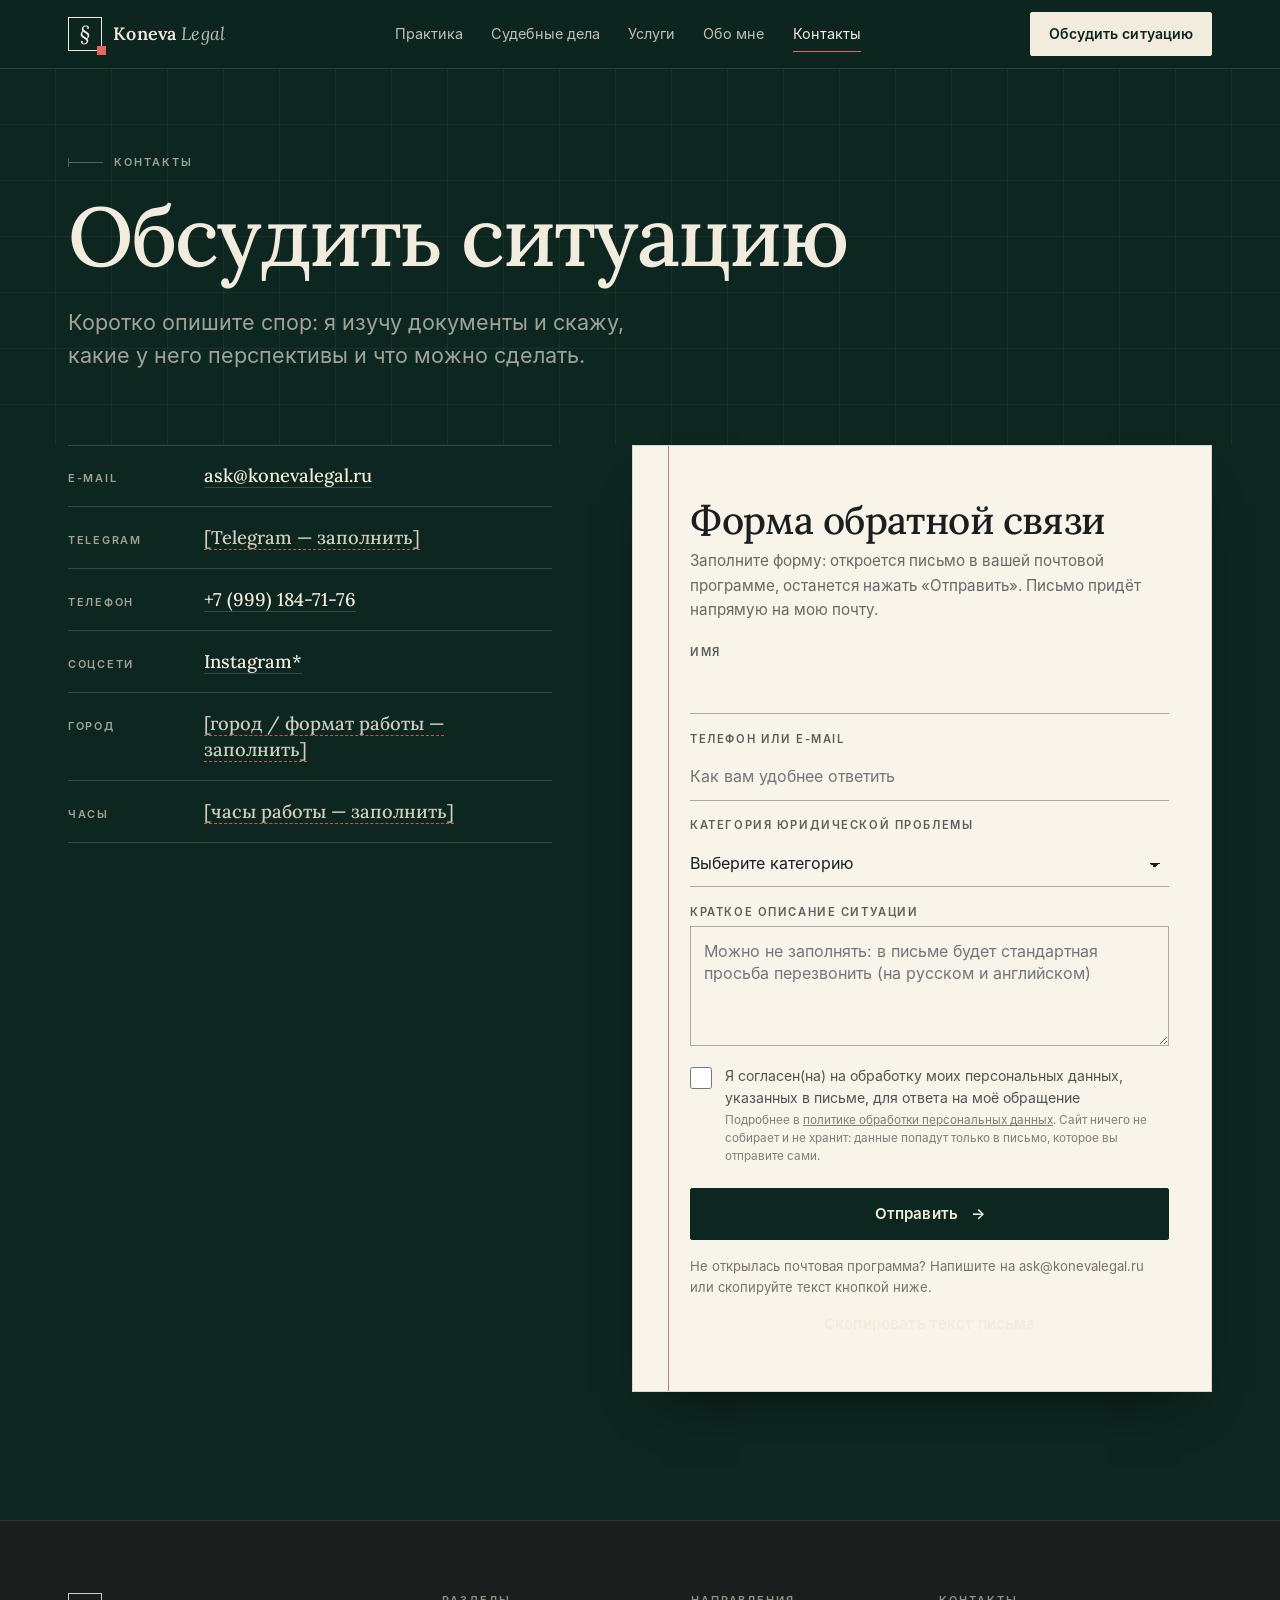
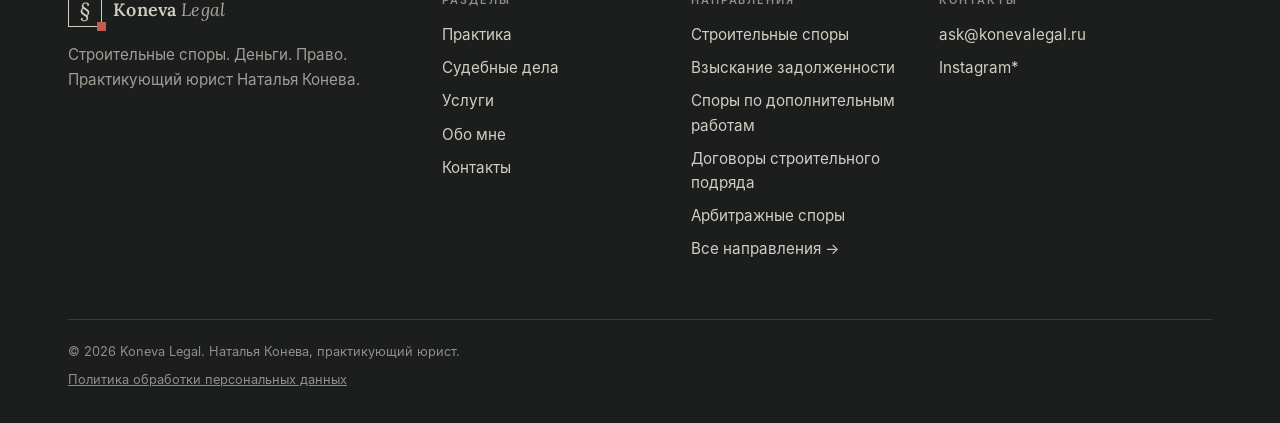
<file: contacts.html>
<!doctype html>
<html lang="ru">
<head>
<meta charset="utf-8">
<meta name="viewport" content="width=device-width, initial-scale=1, viewport-fit=cover">
<meta http-equiv="Content-Security-Policy" content="default-src 'self'; img-src 'self' data:; style-src 'self' 'unsafe-inline'; script-src 'self'; font-src 'self'; connect-src 'none'; form-action 'none'; base-uri 'self'; object-src 'none'">
<title>Контакты — Koneva Legal | Наталья Конева</title>
<meta name="description" content="Контакты Koneva Legal: связаться с Натальей Коневой, практикующим юристом по строительным и арбитражным спорам.">
<meta name="theme-color" content="#0d261f">
<link rel="canonical" href="https://konevalegal.ru/contacts.html">
<link rel="icon" href="favicon.svg" type="image/svg+xml">
<link rel="icon" href="favicon.ico" sizes="48x48">
<link rel="apple-touch-icon" href="apple-touch-icon.png">
<meta property="og:type" content="website">
<meta property="og:locale" content="ru_RU">
<meta property="og:site_name" content="Koneva Legal">
<meta property="og:title" content="Контакты — Koneva Legal | Наталья Конева">
<meta property="og:description" content="Контакты Koneva Legal: связаться с Натальей Коневой, практикующим юристом по строительным и арбитражным спорам.">
<meta property="og:url" content="https://konevalegal.ru/contacts.html">
<meta property="og:image" content="https://konevalegal.ru/assets/img/og.jpg">
<meta property="og:image:width" content="1200">
<meta property="og:image:height" content="630">
<meta name="twitter:card" content="summary_large_image">
<link rel="preload" href="assets/fonts/lora.woff" as="font" type="font/woff" crossorigin>
<link rel="preload" href="assets/fonts/inter-400.woff" as="font" type="font/woff" crossorigin>
<link rel="stylesheet" href="css/style.css">
</head>
<body>
<a class="skip" href="#main">К содержимому</a>
<header id="site-header"><noscript><div class="wrap"><a class="logo" href="index.html">Koneva Legal</a></div></noscript></header>
<main id="main">
<section class="section theme-green grid-bg soft page-hero" aria-labelledby="h1">
  <div class="wrap">
    <div class="dim short reveal" style="margin-bottom:1.6rem"><span>Контакты</span></div>
    <h1 id="h1" class="reveal">Обсудить ситуацию</h1>
    <p class="lead reveal d1">Коротко опишите спор: я изучу документы и скажу, какие у него перспективы и что можно сделать.</p>
  </div>
</section>

<section class="section theme-green" aria-label="Контакты и форма" style="padding-top:0">
  <div class="wrap contact-grid">
    <div class="reveal">
      <dl class="c-list" style="margin:0">
        <div class="c-item"><dt>E-mail</dt><dd data-contact="email"></dd></div>
        <div class="c-item"><dt>Telegram</dt><dd data-contact="telegram"></dd></div>
        <div class="c-item"><dt>Телефон</dt><dd data-contact="phone"></dd></div>
        <div class="c-item"><dt>Соцсети</dt><dd data-contact="socials"></dd></div>
        <div class="c-item"><dt>Город</dt><dd data-contact="city"></dd></div>
        <div class="c-item"><dt>Часы</dt><dd data-contact="hours"></dd></div>
      </dl>
    </div>

    <form class="form-card reveal d1" id="form" data-mail-form aria-labelledby="form-h">
      <h2 id="form-h">Форма обратной связи</h2>
      <p class="sub">Заполните форму: откроется письмо в вашей почтовой программе, останется нажать «Отправить». Письмо придёт напрямую на мою почту.</p>

      <div class="field"><label for="f-name">Имя</label><input id="f-name" name="name" type="text" required autocomplete="off" maxlength="120"></div>
      <div class="field"><label for="f-contact">Телефон или e-mail</label><input id="f-contact" name="contact" type="text" required autocomplete="off" maxlength="160" placeholder="Как вам удобнее ответить"></div>
      <div class="field"><label for="f-topic">Категория юридической проблемы</label><select id="f-topic" name="topic"><option value="">Выберите категорию</option></select></div>
      <div class="field"><label for="f-msg">Краткое описание ситуации</label><textarea id="f-msg" name="message" maxlength="1500" placeholder="Можно не заполнять: в письме будет стандартная просьба перезвонить (на русском и английском)"></textarea></div>

      <label class="consent"><input type="checkbox" name="consent" required><span>Я согласен(на) на обработку моих персональных данных, указанных в письме, для ответа на моё обращение<small>Подробнее в <a href="privacy.html">политике обработки персональных данных</a>. Сайт ничего не собирает и не хранит: данные попадут только в письмо, которое вы отправите сами.</small></span></label>

      <button class="btn" type="submit">Отправить <span class="arr" aria-hidden="true">→</span></button>
      <div class="form-status" id="f-status" role="status" aria-live="polite" tabindex="-1"></div>
      <p class="form-warn">Не открылась почтовая программа? Напишите на <span data-mail-inline></span> или скопируйте текст кнопкой ниже.</p>
      <button class="btn ghost" type="button" id="f-copy" hidden>Скопировать текст письма</button>
    </form>
  </div>
</section>
</main>
<footer id="site-footer"></footer>
<script src="data/site.config.js"></script>
<script src="data/practice.js"></script>
<script src="data/cases.js"></script>
<script src="data/services.js"></script>
<script src="js/layout.js"></script>
<script src="js/app.js"></script>
</body>
</html>
</file>
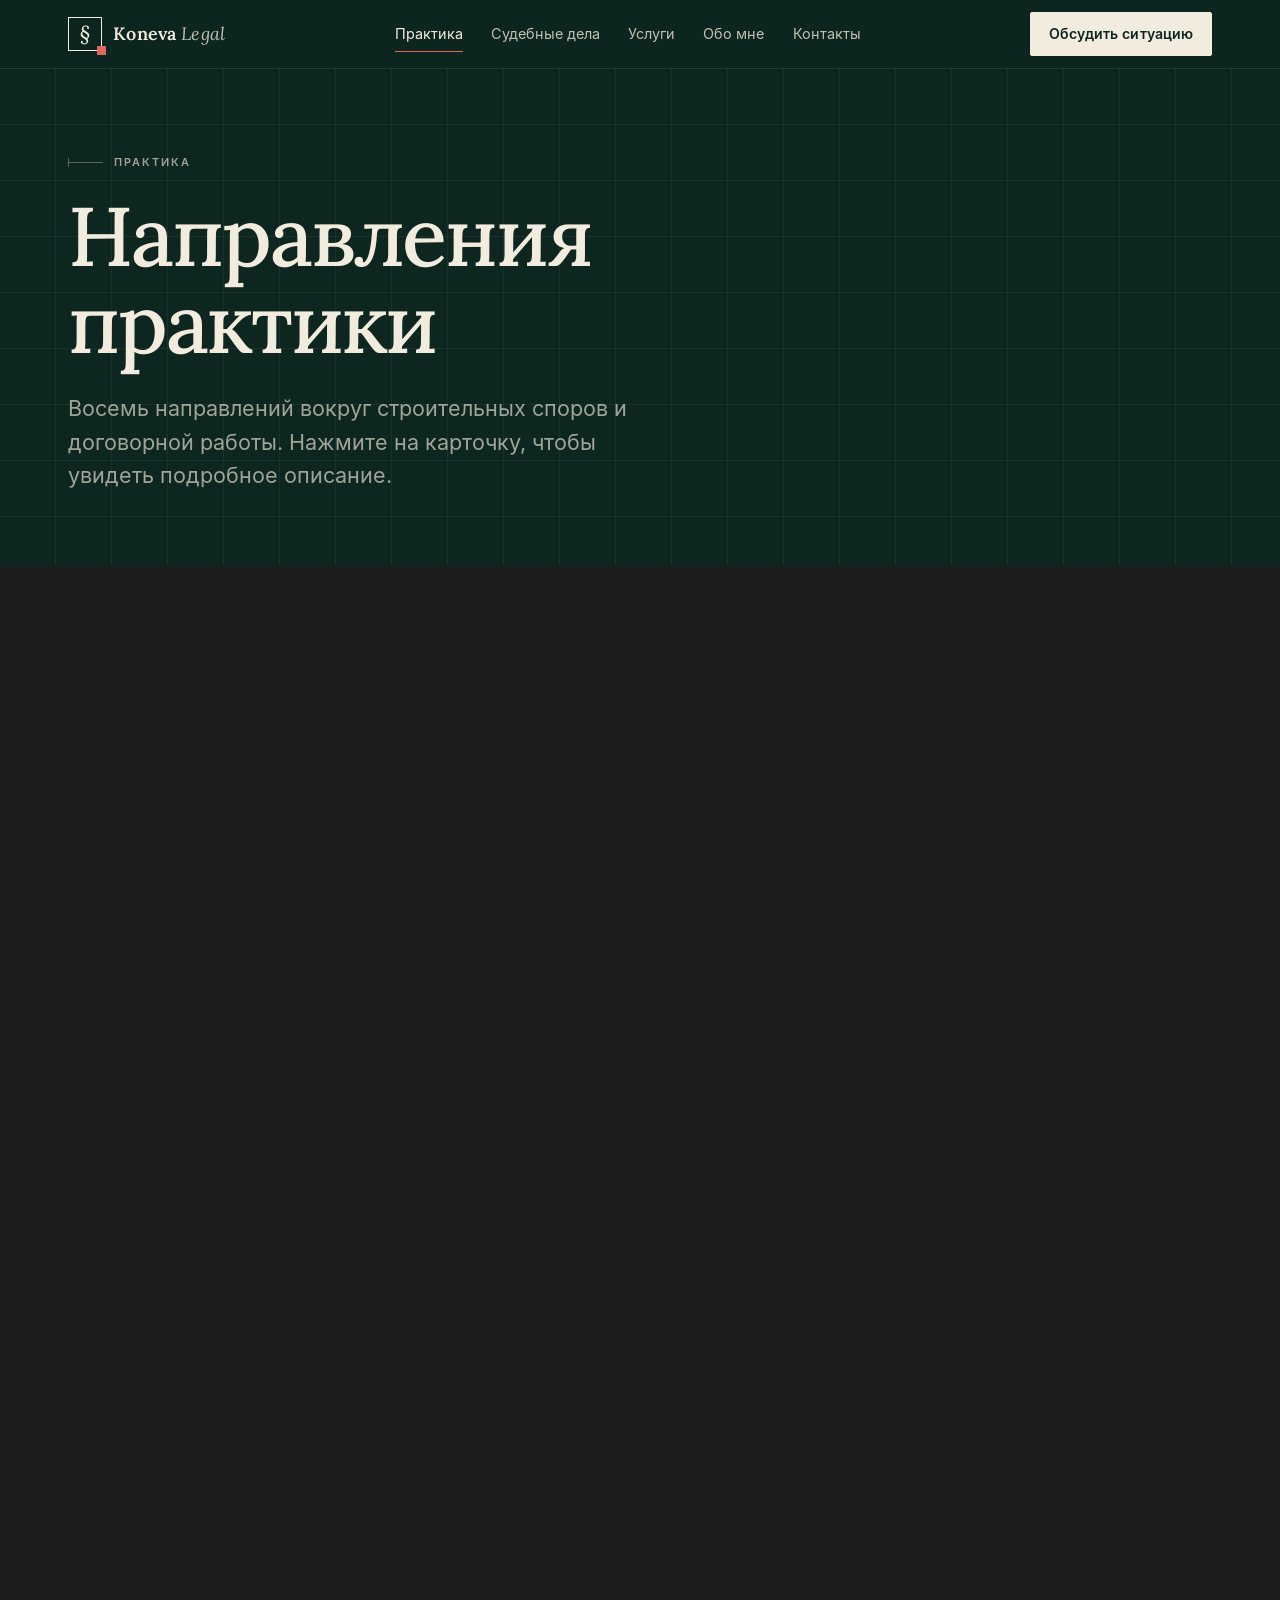
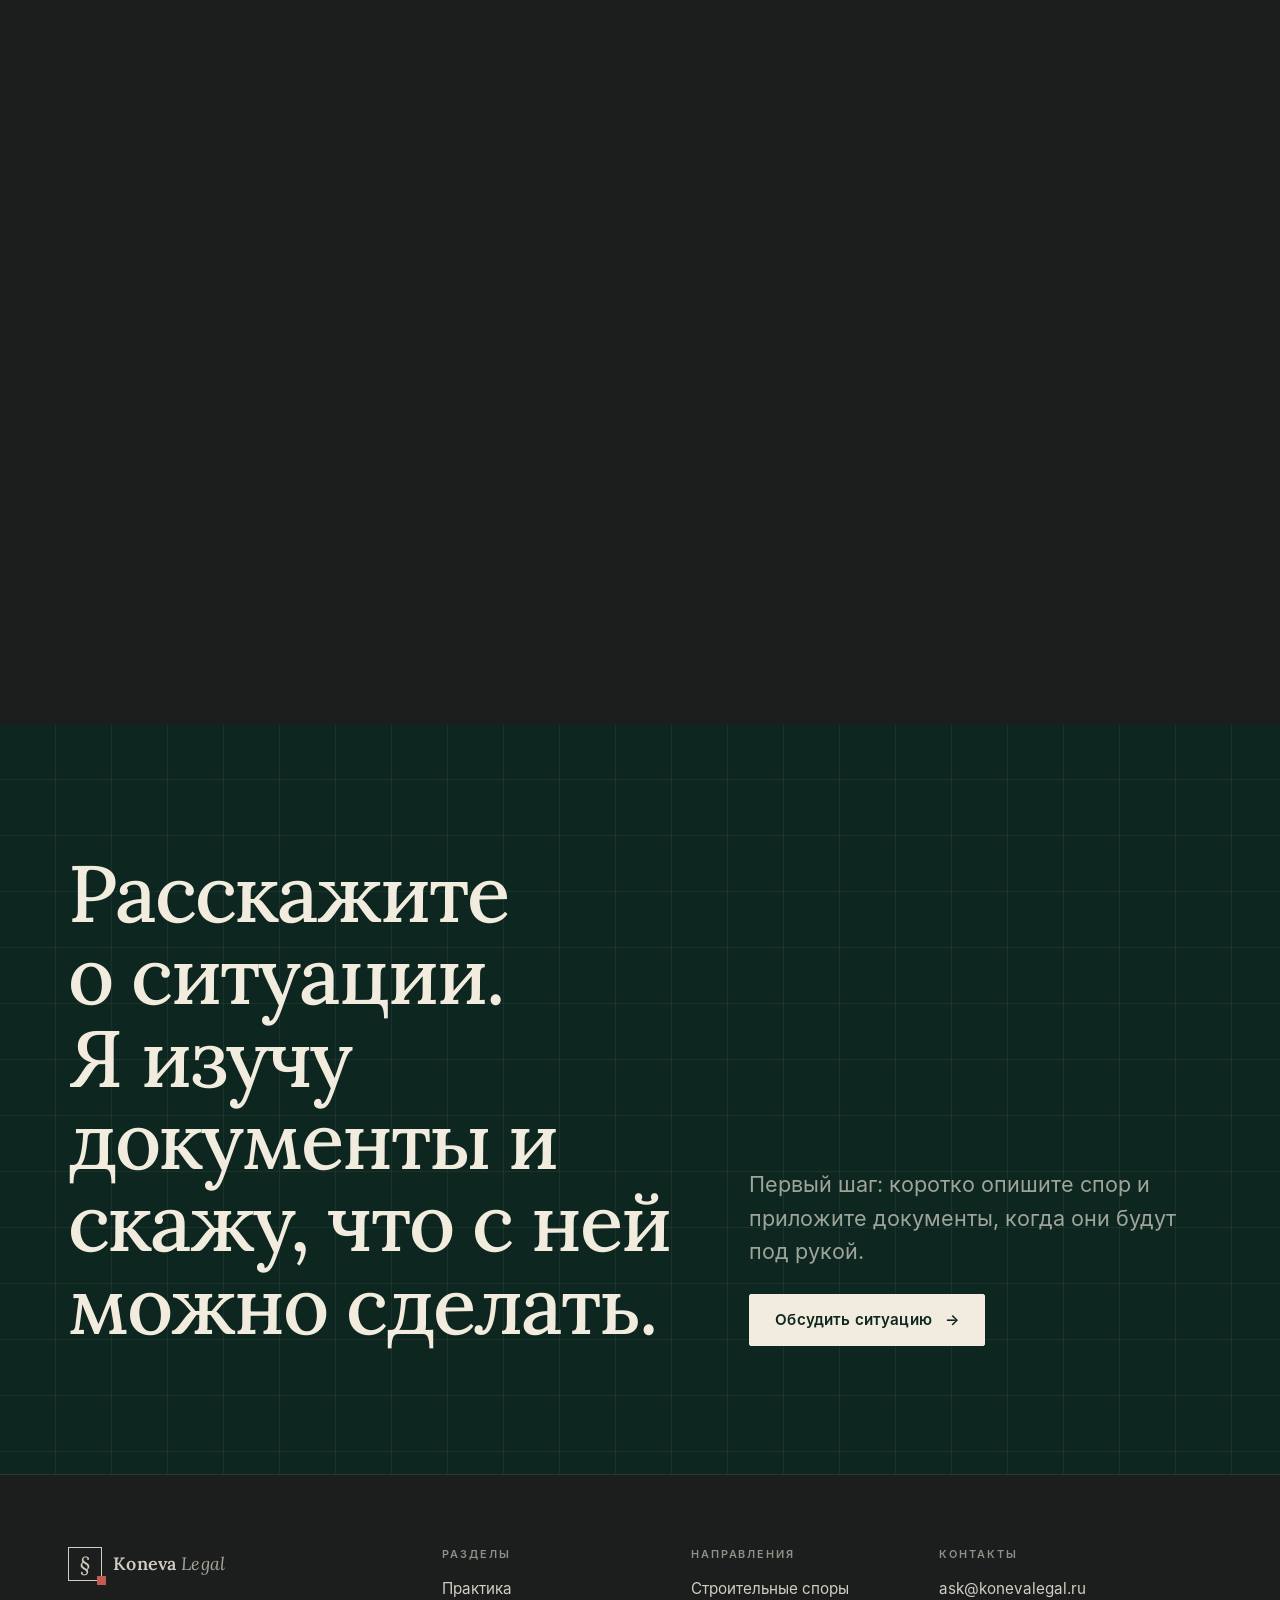
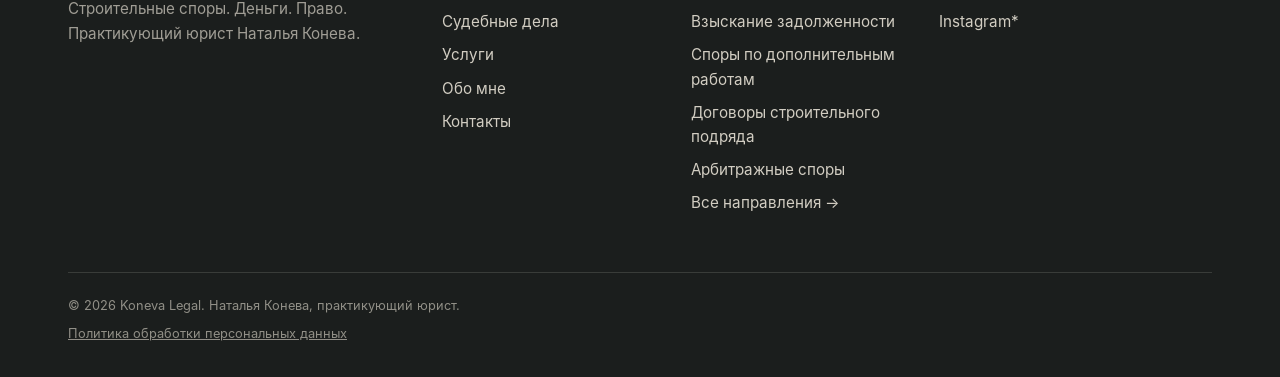
<file: practice.html>
<!doctype html>
<html lang="ru">
<head>
<meta charset="utf-8">
<meta name="viewport" content="width=device-width, initial-scale=1, viewport-fit=cover">
<meta http-equiv="Content-Security-Policy" content="default-src 'self'; img-src 'self' data:; style-src 'self' 'unsafe-inline'; script-src 'self'; font-src 'self'; connect-src 'none'; form-action 'none'; base-uri 'self'; object-src 'none'">
<title>Практика — строительные споры, взыскание, 44-ФЗ, антимонопольные споры | Koneva Legal</title>
<meta name="description" content="Направления практики Koneva Legal: строительные споры, взыскание задолженности, дополнительные работы, договоры подряда, арбитражные споры, закупки по 44-ФЗ и 223-ФЗ, антимонопольные споры, аудит договоров.">
<meta name="theme-color" content="#0d261f">
<link rel="canonical" href="https://konevalegal.ru/practice.html">
<link rel="icon" href="favicon.svg" type="image/svg+xml">
<link rel="icon" href="favicon.ico" sizes="48x48">
<link rel="apple-touch-icon" href="apple-touch-icon.png">
<meta property="og:type" content="website">
<meta property="og:locale" content="ru_RU">
<meta property="og:site_name" content="Koneva Legal">
<meta property="og:title" content="Практика — строительные споры, взыскание, 44-ФЗ, антимонопольные споры | Koneva Legal">
<meta property="og:description" content="Направления практики Koneva Legal: строительные споры, взыскание задолженности, дополнительные работы, договоры подряда, арбитражные споры, закупки по 44-ФЗ и 223-ФЗ, антимонопольные споры, аудит договоров.">
<meta property="og:url" content="https://konevalegal.ru/practice.html">
<meta property="og:image" content="https://konevalegal.ru/assets/img/og.jpg">
<meta property="og:image:width" content="1200">
<meta property="og:image:height" content="630">
<meta name="twitter:card" content="summary_large_image">
<link rel="preload" href="assets/fonts/lora.woff" as="font" type="font/woff" crossorigin>
<link rel="preload" href="assets/fonts/inter-400.woff" as="font" type="font/woff" crossorigin>
<link rel="stylesheet" href="css/style.css">
</head>
<body>
<a class="skip" href="#main">К содержимому</a>
<header id="site-header"><noscript><div class="wrap"><a class="logo" href="index.html">Koneva Legal</a></div></noscript></header>
<main id="main">
<section class="section theme-green grid-bg soft page-hero" aria-labelledby="h1">
  <div class="wrap">
    <div class="dim short reveal" style="margin-bottom:1.6rem"><span>Практика</span></div>
    <h1 id="h1" class="reveal">Направления практики</h1>
    <p class="lead reveal d1">Восемь направлений вокруг строительных споров и договорной работы. Нажмите на карточку, чтобы увидеть подробное описание.</p>
  </div>
</section>

<section class="section theme-graphite" aria-label="Направления">
  <div class="wrap">
    <div class="p-grid" id="practice-grid"></div>
    <noscript><p class="empty">Для просмотра карточек включите JavaScript.</p></noscript>
  </div>
</section>

<section class="section theme-green grid-bg soft" aria-labelledby="cta-h">
  <div class="wrap cta-block">
    <h2 id="cta-h" class="reveal">Расскажите о ситуации. Я изучу документы и скажу, что с ней можно сделать.</h2>
    <div class="reveal d1">
      <p class="lead" style="margin-bottom:1.6rem">Первый шаг: коротко опишите спор и приложите документы, когда они будут под рукой.</p>
      <div class="btn-row"><a class="btn" href="contacts.html#form">Обсудить ситуацию <span class="arr" aria-hidden="true">→</span></a></div>
    </div>
  </div>
</section>
</main>
<footer id="site-footer"></footer>
<script src="data/site.config.js"></script>
<script src="data/practice.js"></script>
<script src="data/cases.js"></script>
<script src="data/services.js"></script>
<script src="js/layout.js"></script>
<script src="js/app.js"></script>
</body>
</html>
</file>
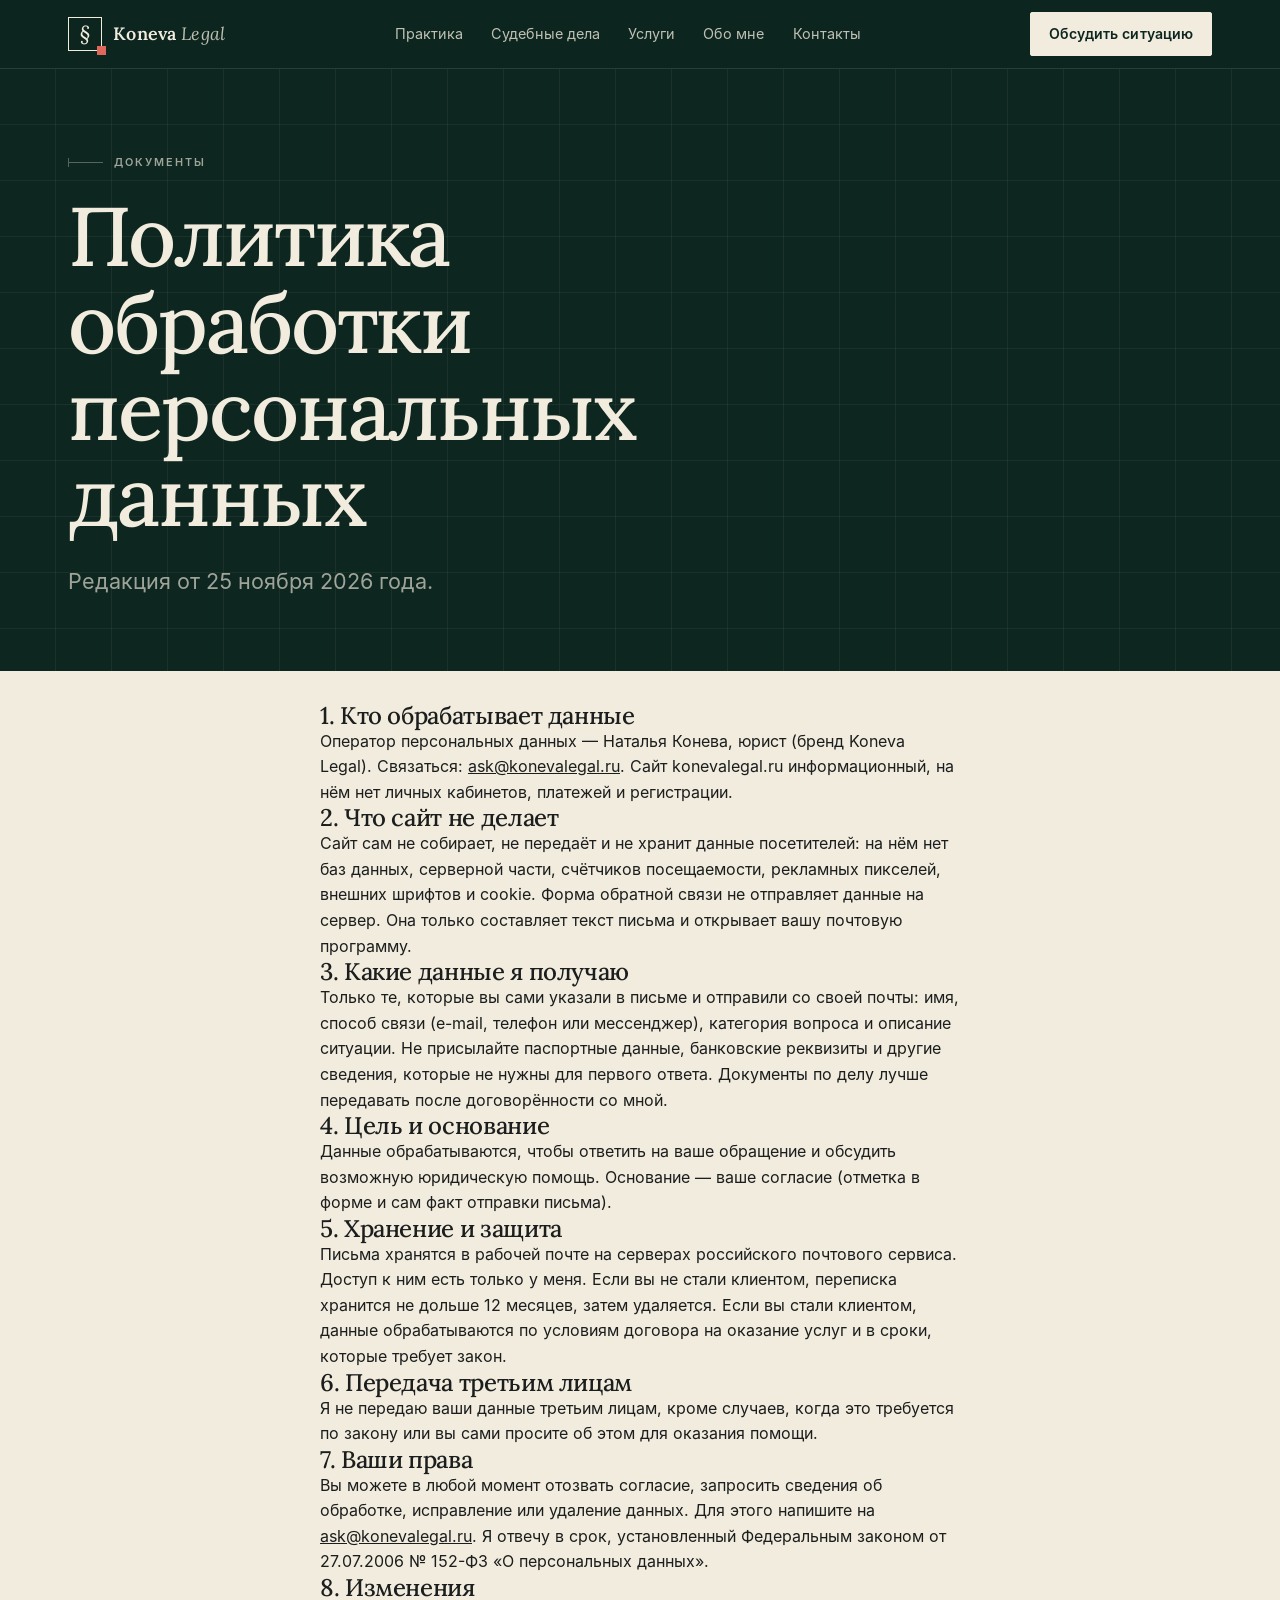
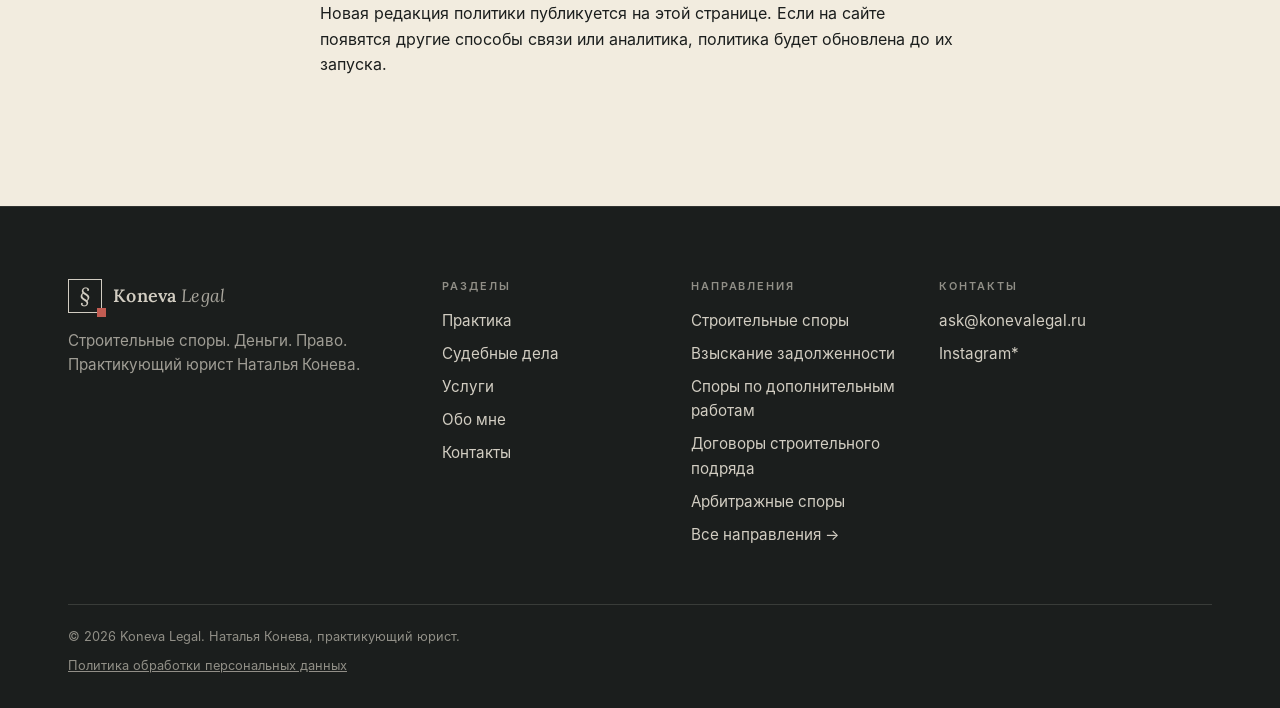
<file: privacy.html>
<!doctype html>
<html lang="ru">
<head>
<meta charset="utf-8">
<meta name="viewport" content="width=device-width, initial-scale=1, viewport-fit=cover">
<meta http-equiv="Content-Security-Policy" content="default-src 'self'; img-src 'self' data:; style-src 'self' 'unsafe-inline'; script-src 'self'; font-src 'self'; connect-src 'none'; form-action 'none'; base-uri 'self'; object-src 'none'">
<title>Политика обработки персональных данных — Koneva Legal</title>
<meta name="description" content="Как сайт Koneva Legal обращается с персональными данными: сайт их не собирает и не хранит, письма приходят на почту владельца.">
<meta name="theme-color" content="#0d261f">
<link rel="canonical" href="https://konevalegal.ru/privacy.html">
<link rel="icon" href="favicon.svg" type="image/svg+xml">
<link rel="icon" href="favicon.ico" sizes="48x48">
<link rel="apple-touch-icon" href="apple-touch-icon.png">
<link rel="preload" href="assets/fonts/lora.woff" as="font" type="font/woff" crossorigin>
<link rel="preload" href="assets/fonts/inter-400.woff" as="font" type="font/woff" crossorigin>
<link rel="stylesheet" href="css/style.css">
</head>
<body>
<a class="skip" href="#main">К содержимому</a>
<header id="site-header"><noscript><div class="wrap"><a class="logo" href="index.html">Koneva Legal</a></div></noscript></header>
<main id="main">
<section class="section theme-green grid-bg soft page-hero" aria-labelledby="h1">
  <div class="wrap">
    <div class="dim short reveal" style="margin-bottom:1.6rem"><span>Документы</span></div>
    <h1 id="h1" class="reveal">Политика обработки персональных данных</h1>
    <p class="lead reveal d1">Редакция от 25 ноября 2026 года.</p>
  </div>
</section>
<section class="section theme-milk" aria-label="Текст политики" style="padding-top:2rem">
  <div class="wrap" style="max-width:46rem">
    <h2>1. Кто обрабатывает данные</h2>
    <p>Оператор персональных данных — Наталья Конева, юрист (бренд Koneva Legal). Связаться: <span data-contact="email"></span>. Сайт konevalegal.ru информационный, на нём нет личных кабинетов, платежей и регистрации.</p>

    <h2>2. Что сайт не делает</h2>
    <p>Сайт сам не собирает, не передаёт и не хранит данные посетителей: на нём нет баз данных, серверной части, счётчиков посещаемости, рекламных пикселей, внешних шрифтов и cookie. Форма обратной связи не отправляет данные на сервер. Она только составляет текст письма и открывает вашу почтовую программу.</p>

    <h2>3. Какие данные я получаю</h2>
    <p>Только те, которые вы сами указали в письме и отправили со своей почты: имя, способ связи (e-mail, телефон или мессенджер), категория вопроса и описание ситуации. Не присылайте паспортные данные, банковские реквизиты и другие сведения, которые не нужны для первого ответа. Документы по делу лучше передавать после договорённости со мной.</p>

    <h2>4. Цель и основание</h2>
    <p>Данные обрабатываются, чтобы ответить на ваше обращение и обсудить возможную юридическую помощь. Основание — ваше согласие (отметка в форме и сам факт отправки письма).</p>

    <h2>5. Хранение и защита</h2>
    <p>Письма хранятся в рабочей почте на серверах российского почтового сервиса. Доступ к ним есть только у меня. Если вы не стали клиентом, переписка хранится не дольше 12 месяцев, затем удаляется. Если вы стали клиентом, данные обрабатываются по условиям договора на оказание услуг и в сроки, которые требует закон.</p>

    <h2>6. Передача третьим лицам</h2>
    <p>Я не передаю ваши данные третьим лицам, кроме случаев, когда это требуется по закону или вы сами просите об этом для оказания помощи.</p>

    <h2>7. Ваши права</h2>
    <p>Вы можете в любой момент отозвать согласие, запросить сведения об обработке, исправление или удаление данных. Для этого напишите на <span data-contact="email"></span>. Я отвечу в срок, установленный Федеральным законом от 27.07.2006 № 152-ФЗ «О персональных данных».</p>

    <h2>8. Изменения</h2>
    <p>Новая редакция политики публикуется на этой странице. Если на сайте появятся другие способы связи или аналитика, политика будет обновлена до их запуска.</p>
  </div>
</section>
</main>
<footer id="site-footer"></footer>
<script src="data/site.config.js"></script>
<script src="data/practice.js"></script>
<script src="data/cases.js"></script>
<script src="data/services.js"></script>
<script src="js/layout.js"></script>
<script src="js/app.js"></script>
</body>
</html>
</file>
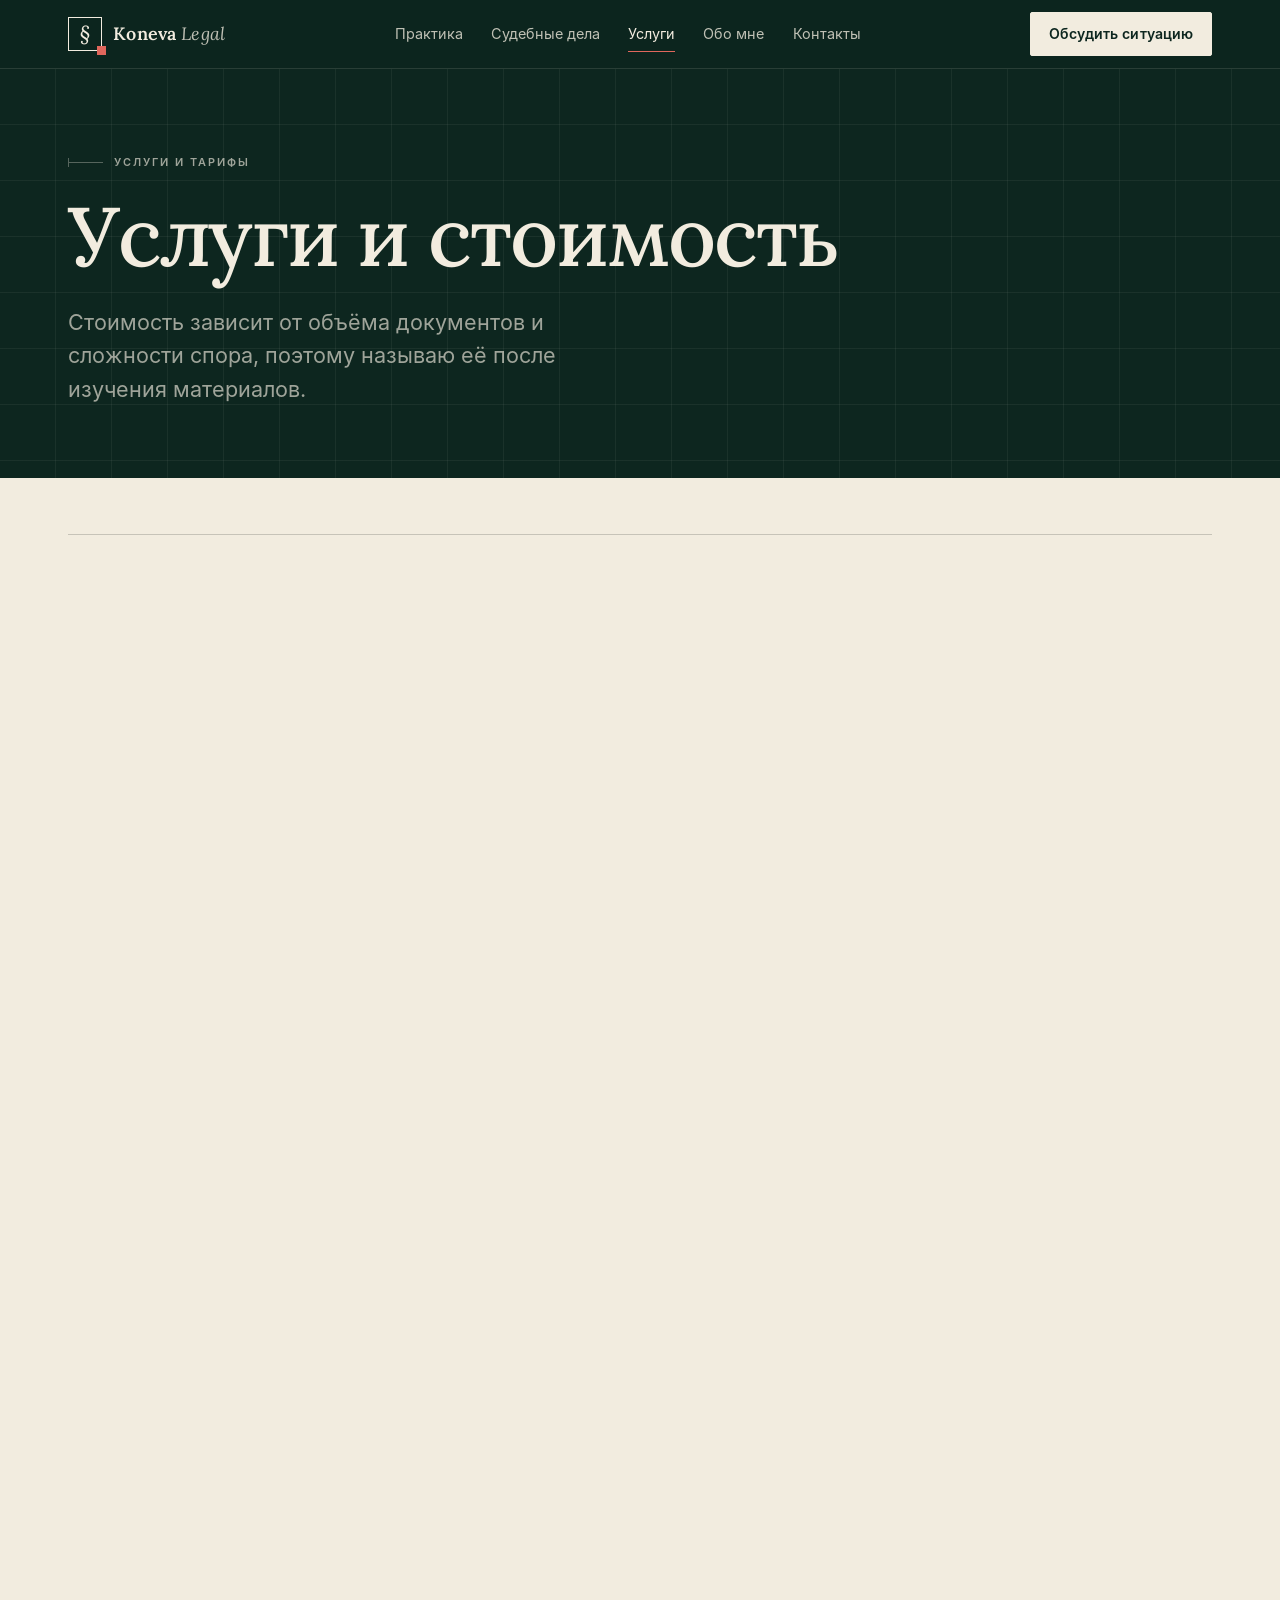
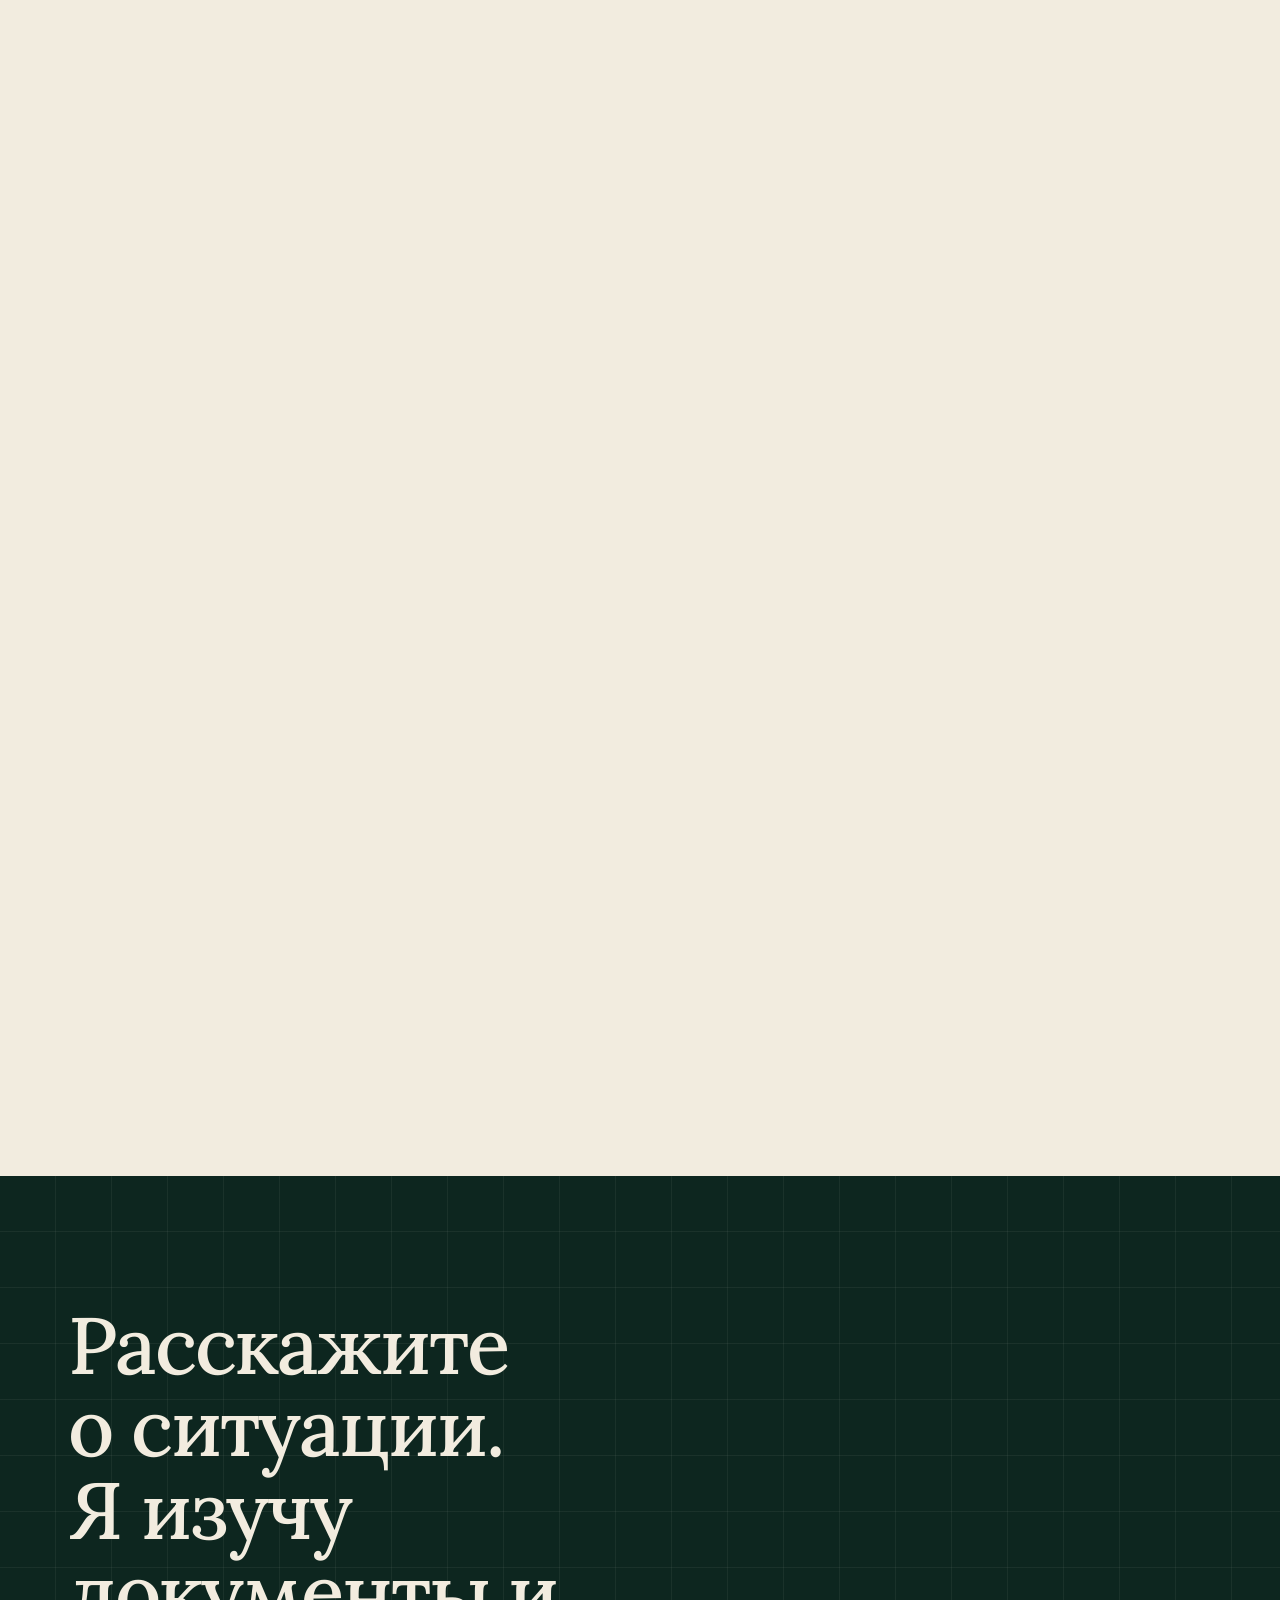
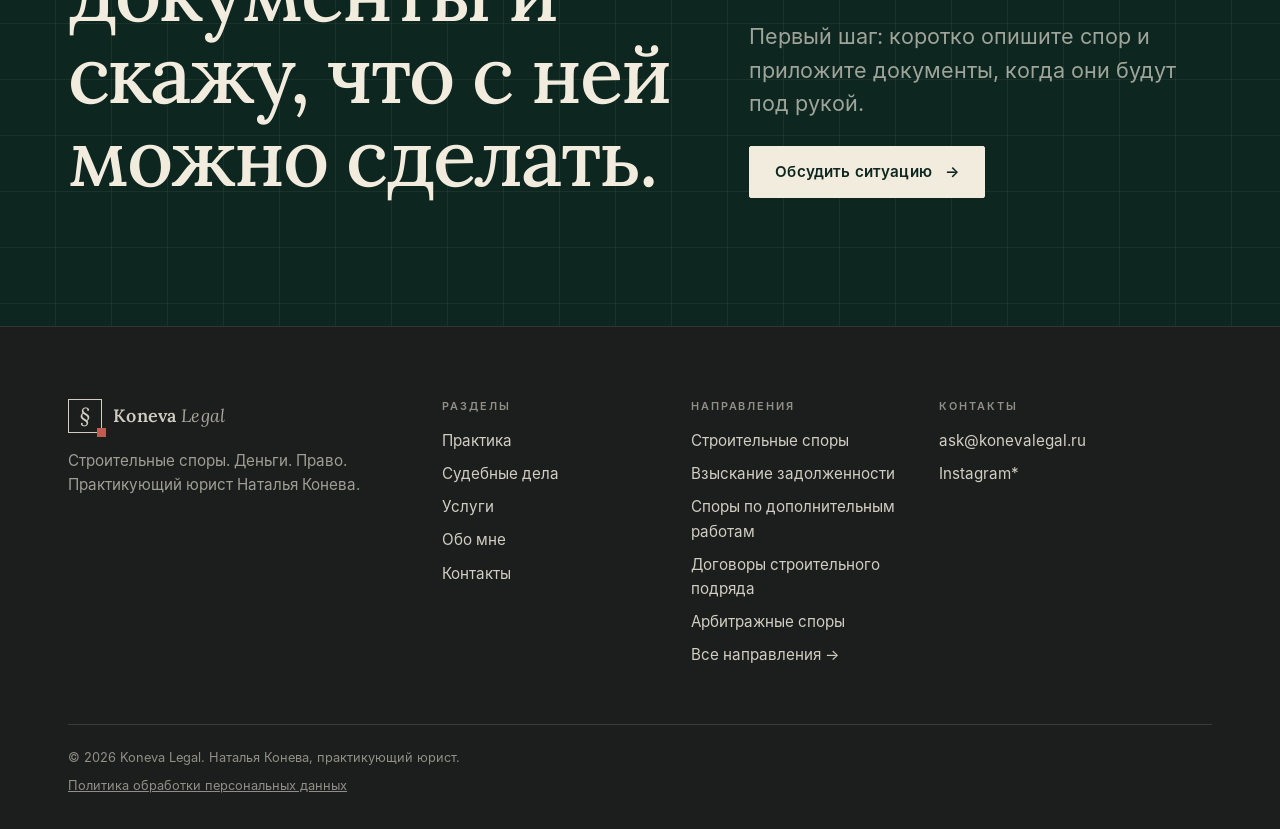
<file: services.html>
<!doctype html>
<html lang="ru">
<head>
<meta charset="utf-8">
<meta name="viewport" content="width=device-width, initial-scale=1, viewport-fit=cover">
<meta http-equiv="Content-Security-Policy" content="default-src 'self'; img-src 'self' data:; style-src 'self' 'unsafe-inline'; script-src 'self'; font-src 'self'; connect-src 'none'; form-action 'none'; base-uri 'self'; object-src 'none'">
<title>Услуги и стоимость — Koneva Legal</title>
<meta name="description" content="Услуги Koneva Legal: консультация, анализ договора, судебная перспектива, претензия, иск, сопровождение арбитражного дела, аудит строительного проекта, абонентское сопровождение. Стоимость уточняется после изучения документов.">
<meta name="theme-color" content="#0d261f">
<link rel="canonical" href="https://konevalegal.ru/services.html">
<link rel="icon" href="favicon.svg" type="image/svg+xml">
<link rel="icon" href="favicon.ico" sizes="48x48">
<link rel="apple-touch-icon" href="apple-touch-icon.png">
<meta property="og:type" content="website">
<meta property="og:locale" content="ru_RU">
<meta property="og:site_name" content="Koneva Legal">
<meta property="og:title" content="Услуги и стоимость — Koneva Legal">
<meta property="og:description" content="Услуги Koneva Legal: консультация, анализ договора, судебная перспектива, претензия, иск, сопровождение арбитражного дела, аудит строительного проекта, абонентское сопровождение. Стоимость уточняется после изучения документов.">
<meta property="og:url" content="https://konevalegal.ru/services.html">
<meta property="og:image" content="https://konevalegal.ru/assets/img/og.jpg">
<meta property="og:image:width" content="1200">
<meta property="og:image:height" content="630">
<meta name="twitter:card" content="summary_large_image">
<link rel="preload" href="assets/fonts/lora.woff" as="font" type="font/woff" crossorigin>
<link rel="preload" href="assets/fonts/inter-400.woff" as="font" type="font/woff" crossorigin>
<link rel="stylesheet" href="css/style.css">
</head>
<body>
<a class="skip" href="#main">К содержимому</a>
<header id="site-header"><noscript><div class="wrap"><a class="logo" href="index.html">Koneva Legal</a></div></noscript></header>
<main id="main">
<section class="section theme-green grid-bg soft page-hero" aria-labelledby="h1">
  <div class="wrap">
    <div class="dim short reveal" style="margin-bottom:1.6rem"><span>Услуги и тарифы</span></div>
    <h1 id="h1" class="reveal">Услуги и стоимость</h1>
    <p class="lead reveal d1">Стоимость зависит от объёма документов и сложности спора, поэтому называю её после изучения материалов.</p>
  </div>
</section>

<section class="section theme-milk" aria-label="Перечень услуг" style="padding-top:clamp(2rem,5vw,3.5rem)">
  <div class="wrap">
    <div class="price-list" id="services-list"></div>
    <noscript><p class="empty">Для просмотра услуг включите JavaScript.</p></noscript>
  </div>
</section>

<section class="section theme-green grid-bg soft" aria-labelledby="cta-h">
  <div class="wrap cta-block">
    <h2 id="cta-h" class="reveal">Расскажите о ситуации. Я изучу документы и скажу, что с ней можно сделать.</h2>
    <div class="reveal d1">
      <p class="lead" style="margin-bottom:1.6rem">Первый шаг: коротко опишите спор и приложите документы, когда они будут под рукой.</p>
      <div class="btn-row"><a class="btn" href="contacts.html#form">Обсудить ситуацию <span class="arr" aria-hidden="true">→</span></a></div>
    </div>
  </div>
</section>
</main>
<footer id="site-footer"></footer>
<script src="data/site.config.js"></script>
<script src="data/practice.js"></script>
<script src="data/cases.js"></script>
<script src="data/services.js"></script>
<script src="js/layout.js"></script>
<script src="js/app.js"></script>
</body>
</html>
</file>
<file: css/style.css>
/* ==========================================================
   Koneva Legal — дизайн-система
   Палитра: тёмно-зелёный, графит, молочный, шоколадный, бордо.
   Шрифты подключены локально (assets/fonts), без внешних сервисов.
   ========================================================== */

@font-face{font-family:"Lora";src:url("../assets/fonts/lora.woff") format("woff");font-weight:400 700;font-style:normal;font-display:swap}
@font-face{font-family:"Lora";src:url("../assets/fonts/lora-italic.woff") format("woff");font-weight:400 700;font-style:italic;font-display:swap}
@font-face{font-family:"Inter";src:url("../assets/fonts/inter-400.woff") format("woff");font-weight:400;font-style:normal;font-display:swap}
@font-face{font-family:"Inter";src:url("../assets/fonts/inter-500.woff") format("woff");font-weight:500;font-style:normal;font-display:swap}
@font-face{font-family:"Inter";src:url("../assets/fonts/inter-600.woff") format("woff");font-weight:600;font-style:normal;font-display:swap}

:root{
  --green:#0d261f;
  --green-2:#14352a;
  --graphite:#1b1e1d;
  --graphite-2:#262a29;
  --milk:#f2ecdf;
  --milk-2:#e8dfcc;
  --paper:#f8f4ea;
  --choc:#3a2318;
  --choc-2:#2b190f;
  --burg:#7b1f2c;
  --red-lift:#e0675c;

  --serif:"Lora","Georgia","Times New Roman",serif;
  --sans:"Inter",system-ui,-apple-system,"Segoe UI",Roboto,sans-serif;

  --gutter:clamp(1.1rem,4.5vw,3rem);
  --maxw:1240px;
  --header-h:68px;
  --ease:cubic-bezier(.2,.7,.2,1);
}

/* Темы секций */
.theme-green{--bg:var(--green);--fg:var(--milk);--muted:rgba(242,236,223,.64);--line:rgba(242,236,223,.18);--accent:var(--red-lift);--btn-bg:var(--milk);--btn-fg:var(--green);--card:var(--green-2)}
.theme-graphite{--bg:var(--graphite);--fg:var(--milk);--muted:rgba(242,236,223,.62);--line:rgba(242,236,223,.16);--accent:var(--red-lift);--btn-bg:var(--milk);--btn-fg:var(--graphite);--card:var(--graphite-2)}
.theme-choc{--bg:var(--choc);--fg:var(--milk);--muted:rgba(242,236,223,.68);--line:rgba(242,236,223,.2);--accent:#f0a79f;--btn-bg:var(--milk);--btn-fg:var(--choc);--card:var(--choc-2)}
.theme-milk{--bg:var(--milk);--fg:var(--graphite);--muted:rgba(27,30,29,.64);--line:rgba(27,30,29,.2);--accent:var(--burg);--btn-bg:var(--green);--btn-fg:var(--milk);--card:var(--paper)}

*,*::before,*::after{box-sizing:border-box}
html{-webkit-text-size-adjust:100%;scroll-behavior:smooth;scroll-padding-top:calc(var(--header-h) + 12px)}
body{margin:0;background:var(--green);color:var(--milk);font-family:var(--sans);font-size:1rem;line-height:1.6;-webkit-font-smoothing:antialiased;text-rendering:optimizeLegibility;overflow-x:hidden}
img{max-width:100%;display:block}
a{color:inherit}
button{font:inherit;color:inherit;cursor:pointer}
h1,h2,h3,h4{font-family:var(--serif);font-weight:500;line-height:1.08;letter-spacing:-.015em;margin:0;text-wrap:balance}
p{margin:0}
ul{margin:0;padding:0;list-style:none}
:focus-visible{outline:2px solid var(--accent,var(--red-lift));outline-offset:3px}
.sr-only{position:absolute;width:1px;height:1px;overflow:hidden;clip:rect(0 0 0 0);white-space:nowrap}
.skip{position:absolute;left:-999px;top:8px;background:var(--milk);color:var(--green);padding:.6rem 1rem;z-index:200}
.skip:focus{left:8px}

.wrap{width:100%;max-width:var(--maxw);margin:0 auto;padding-inline:var(--gutter)}
.section{position:relative;background:var(--bg);color:var(--fg);padding-block:clamp(4rem,10vw,8rem)}
.grid-bg{background-image:linear-gradient(var(--line) 1px,transparent 1px),linear-gradient(90deg,var(--line) 1px,transparent 1px);background-size:56px 56px;background-position:-1px -1px}
.grid-bg.soft{--line:rgba(242,236,223,.06)}
.theme-milk.grid-bg.soft{--line:rgba(27,30,29,.06)}

/* Типографика */
.eyebrow{font:600 .72rem/1.3 var(--sans);letter-spacing:.2em;text-transform:uppercase;color:var(--muted)}
.accent{color:var(--accent)}
.lead{font-size:clamp(1.05rem,1.2vw + .8rem,1.35rem);line-height:1.55;color:var(--muted);max-width:42ch}
.italic{font-style:italic}
.redline{position:relative;font-style:italic;white-space:nowrap}
.redline::after{content:"";position:absolute;left:-.04em;right:-.04em;bottom:.02em;height:.07em;background:var(--red-lift);transform-origin:left;transform:scaleX(0);animation:draw 1.1s .6s var(--ease) forwards}
@keyframes draw{to{transform:scaleX(1)}}

/* Размерная линия — чертёжный элемент */
.dim{display:flex;align-items:center;gap:.7rem;font:600 .68rem/1 var(--sans);letter-spacing:.18em;text-transform:uppercase;color:var(--muted)}
.dim::before,.dim::after{content:"";flex:1;height:9px;background:linear-gradient(currentColor,currentColor) center/100% 1px no-repeat;opacity:.5}
.dim::before{border-left:1px solid currentColor}
.dim::after{border-right:1px solid currentColor}
.dim.short::after{display:none}
.dim.short{max-width:26rem}
.dim.short::before{flex:0 0 2.2rem}

.sec-head{display:grid;gap:1.4rem;margin-bottom:clamp(2.2rem,5vw,4rem)}
.sec-head h2{font-size:clamp(2rem,5.4vw,4rem);max-width:18ch}
.sec-head .lead{max-width:52ch}

/* Кнопки */
.btn{display:inline-flex;align-items:center;justify-content:center;gap:.8rem;min-height:52px;padding:.9rem 1.6rem;background:var(--btn-bg,var(--milk));color:var(--btn-fg,var(--green));border:1px solid var(--btn-bg,var(--milk));font:600 .95rem/1.2 var(--sans);letter-spacing:.01em;text-decoration:none;border-radius:2px;transition:background .25s,color .25s,transform .25s var(--ease)}
.btn .arr{transition:transform .25s var(--ease)}
.btn:hover .arr{transform:translateX(4px)}
.btn.ghost{background:transparent;color:var(--fg,var(--milk));border-color:var(--line)}
.btn.ghost:hover{border-color:var(--fg,var(--milk))}
.btn.small{min-height:44px;padding:.6rem 1.1rem;font-size:.88rem}
.btn-row{display:flex;flex-wrap:wrap;gap:.8rem}
.link-arrow{display:inline-flex;gap:.6rem;align-items:center;font-weight:600;text-decoration:none;border-bottom:1px solid var(--line);padding-bottom:.25rem}
.link-arrow:hover{border-color:var(--accent)}

/* ---------- Шапка ---------- */
.site-header{position:sticky;top:0;z-index:100;background:rgba(13,38,31,.88);backdrop-filter:blur(14px);-webkit-backdrop-filter:blur(14px);border-bottom:1px solid rgba(242,236,223,.12)}
.site-header .wrap{display:flex;align-items:center;justify-content:space-between;height:var(--header-h);gap:1rem}
.logo{display:inline-flex;align-items:center;gap:.7rem;text-decoration:none;font:600 1.12rem/1 var(--serif);letter-spacing:.01em}
.logo-mark{display:grid;place-items:center;width:34px;height:34px;border:1px solid var(--milk);font:italic 500 1.2rem/1 var(--serif);position:relative}
.logo-mark::after{content:"";position:absolute;right:-5px;bottom:-5px;width:9px;height:9px;background:var(--red-lift)}
.logo em{font-style:italic;font-weight:400;opacity:.78;margin-left:.28em}
.nav{display:none;gap:clamp(1rem,2.2vw,2rem);align-items:center}
.nav a{font-size:.9rem;text-decoration:none;opacity:.78;padding:.4rem 0;border-bottom:1px solid transparent;transition:opacity .2s,border-color .2s}
.nav a:hover,.nav a[aria-current="page"]{opacity:1;border-color:var(--red-lift)}
.header-cta{display:none}
.burger{width:44px;height:44px;background:none;border:1px solid rgba(242,236,223,.3);display:grid;place-content:center;gap:5px;border-radius:2px}
.burger span{display:block;width:20px;height:1.5px;background:var(--milk);transition:transform .3s var(--ease),opacity .2s}
.burger[aria-expanded="true"] span:nth-child(1){transform:translateY(6.5px) rotate(45deg)}
.burger[aria-expanded="true"] span:nth-child(2){opacity:0}
.burger[aria-expanded="true"] span:nth-child(3){transform:translateY(-6.5px) rotate(-45deg)}
.mobile-nav{position:fixed;inset:var(--header-h) 0 0 0;z-index:99;background:var(--green);padding:2rem var(--gutter) calc(2rem + env(safe-area-inset-bottom));display:flex;flex-direction:column;gap:.2rem;transform:translateY(-8px);opacity:0;visibility:hidden;transition:opacity .25s,transform .3s var(--ease),visibility .25s;overflow-y:auto}
.mobile-nav.open{opacity:1;transform:none;visibility:visible}
.mobile-nav a.m-link{font:500 clamp(1.8rem,8vw,2.6rem)/1.15 var(--serif);text-decoration:none;padding:.75rem 0;border-bottom:1px solid rgba(242,236,223,.14);display:flex;justify-content:space-between;align-items:baseline}
.mobile-nav a.m-link small{font:600 .7rem var(--sans);letter-spacing:.16em;color:var(--red-lift)}
.mobile-nav .btn{margin-top:2rem;--btn-bg:var(--milk);--btn-fg:var(--green)}
body.menu-open{overflow:hidden}
@media (min-width:980px){
  .nav{display:flex}.header-cta{display:inline-flex}.burger,.mobile-nav{display:none}
}

/* ---------- Главный экран ---------- */
.hero{padding-top:clamp(2.5rem,6vw,4.5rem);padding-bottom:clamp(3rem,7vw,6rem);overflow:hidden}
.hero-grid{display:grid;gap:2.6rem;position:relative}
.hero .eyebrow{display:flex;gap:.8rem;align-items:center;margin-bottom:1.6rem}
.hero .eyebrow::before{content:"";width:2.4rem;height:1px;background:var(--red-lift)}
.hero h1{font-size:clamp(2.35rem,8.6vw,6.1rem);line-height:1.02;letter-spacing:-.025em;max-width:13ch;font-weight:500}
.hero .sub{margin-top:1.8rem;font-size:clamp(1.05rem,1.4vw + .75rem,1.4rem);line-height:1.5;color:var(--muted);max-width:30ch}
.hero .btn-row{margin-top:2.2rem}
.hero-note{margin-top:2.4rem;display:flex;gap:1.6rem;flex-wrap:wrap;font-size:.82rem;color:var(--muted)}
.hero-note b{display:block;font:500 1.5rem/1.1 var(--serif);color:var(--milk);margin-bottom:.25rem}
.big-sign{position:absolute;right:-2vw;top:-8vw;font:italic 400 clamp(14rem,48vw,36rem)/1 var(--serif);color:transparent;-webkit-text-stroke:1px rgba(242,236,223,.1);pointer-events:none;user-select:none;z-index:0}
.hero-copy,.hero-photo{position:relative;z-index:1}

.photo-frame{position:relative;width:min(100%,380px);margin-left:auto;margin-right:0}
.photo-frame .img{position:relative;aspect-ratio:2/3;overflow:hidden;background:var(--green-2)}
.photo-frame img{width:100%;height:100%;object-fit:cover;object-position:50% 20%;filter:saturate(.92) contrast(1.02)}
.photo-frame .img::after{content:"";position:absolute;inset:0;background:linear-gradient(180deg,transparent 55%,rgba(13,38,31,.55));pointer-events:none}
.crop{position:absolute;width:22px;height:22px;border:1px solid var(--red-lift);pointer-events:none}
.crop.tl{top:-12px;left:-12px;border-right:0;border-bottom:0}
.crop.tr{top:-12px;right:-12px;border-left:0;border-bottom:0}
.crop.bl{bottom:-12px;left:-12px;border-right:0;border-top:0}
.crop.br{bottom:-12px;right:-12px;border-left:0;border-top:0}
.photo-dim{position:absolute;left:-26px;top:0;bottom:0;width:10px;display:none}
.photo-dim::before{content:"";position:absolute;left:4px;top:0;bottom:0;width:1px;background:rgba(242,236,223,.5)}
.photo-dim::after{content:"";position:absolute;left:0;top:0;bottom:0;width:9px;background:linear-gradient(rgba(242,236,223,.5),rgba(242,236,223,.5)) top/100% 1px no-repeat,linear-gradient(rgba(242,236,223,.5),rgba(242,236,223,.5)) bottom/100% 1px no-repeat}
.photo-dim span{position:absolute;left:-1.1rem;top:50%;transform:translate(-50%,-50%) rotate(-90deg);font:600 .62rem var(--sans);letter-spacing:.2em;color:var(--muted);white-space:nowrap;background:var(--green);padding:0 .6rem}
.sheet-tag{position:absolute;left:-1.2rem;bottom:2.2rem;background:var(--milk);color:var(--green);padding:.9rem 1.1rem;max-width:12rem;box-shadow:0 14px 30px rgba(0,0,0,.25)}
.sheet-tag b{display:block;font:500 1.05rem/1.2 var(--serif)}
.sheet-tag small{display:block;margin-top:.35rem;font:600 .62rem var(--sans);letter-spacing:.16em;text-transform:uppercase;color:var(--burg)}
@media (min-width:900px){
  .hero-grid{grid-template-columns:minmax(0,7.3fr) minmax(0,4.7fr);align-items:end;gap:3rem}
  .photo-frame{width:100%;margin-bottom:-1rem}
  .photo-dim{display:block}
  .hero h1{max-width:11ch}
}
@media (max-width:899px){
  .photo-frame{width:min(78%,320px)}
  .sheet-tag{left:-.8rem;bottom:1.4rem;max-width:10rem;padding:.7rem .8rem}
}

/* ---------- Полоса-лозунг ---------- */
.statement{padding-block:clamp(3rem,7vw,5.5rem)}
.statement-row{display:grid;gap:0;border-top:1px solid var(--line)}
.statement-row div{display:flex;align-items:baseline;gap:1.2rem;padding:clamp(.6rem,1.6vw,1.2rem) 0;border-bottom:1px solid var(--line)}
.statement-row i{font:600 .72rem var(--sans);letter-spacing:.18em;font-style:normal;color:var(--accent);min-width:2rem}
.statement-row strong{font:500 clamp(2.6rem,11vw,8rem)/1 var(--serif);letter-spacing:-.03em}
.statement-row div:nth-child(2) strong{font-style:italic;padding-left:clamp(0rem,7vw,6rem)}
.statement-row div:nth-child(3) strong{padding-left:clamp(0rem,14vw,12rem)}

/* ---------- Список направлений (главная) ---------- */
.p-list{border-top:1px solid var(--line)}
.p-list a{display:grid;grid-template-columns:2.6rem 1fr auto;gap:1rem;align-items:baseline;padding:1.15rem 0;border-bottom:1px solid var(--line);text-decoration:none;transition:padding .35s var(--ease),background .3s}
.p-list a:hover{padding-left:.8rem}
.p-list .n{font:600 .74rem var(--sans);letter-spacing:.16em;color:var(--accent)}
.p-list .t{font:500 clamp(1.3rem,3.2vw,2.2rem)/1.15 var(--serif)}
.p-list .d{display:none;color:var(--muted);font-size:.95rem;max-width:32ch}
.p-list .go{font-size:1.4rem;transition:transform .3s var(--ease)}
.p-list a:hover .go{transform:translateX(6px)}
@media (min-width:860px){.p-list a{grid-template-columns:3rem 1.2fr 1fr auto}.p-list .d{display:block}}

/* ---------- Карточки направлений ---------- */
.p-grid{display:grid;gap:1.1rem}
.p-card{position:relative;text-align:left;display:flex;flex-direction:column;gap:1.2rem;min-height:300px;padding:clamp(1.4rem,3vw,2.2rem);border:1px solid var(--line);background:var(--card);color:var(--fg);transition:transform .35s var(--ease),border-color .3s;overflow:hidden}
.p-card:hover{transform:translateY(-4px);border-color:var(--fg)}
.p-card .n{font:600 .74rem var(--sans);letter-spacing:.18em;color:var(--accent)}
.p-card h3{font-size:clamp(1.5rem,3vw,2.2rem);max-width:15ch}
.p-card p{color:var(--muted);max-width:38ch;font-size:.98rem}
.p-card .more{margin-top:auto;display:flex;justify-content:space-between;align-items:center;font:600 .85rem var(--sans);border-top:1px solid var(--line);padding-top:1rem}
.p-card::after{content:"";position:absolute;right:-30px;top:-30px;width:110px;height:110px;border:1px solid var(--line);border-radius:50%;opacity:.6}
.p-card.v-green{--card:var(--green);--fg:var(--milk);--muted:rgba(242,236,223,.66);--line:rgba(242,236,223,.2);--accent:var(--red-lift)}
.p-card.v-choc{--card:var(--choc);--fg:var(--milk);--muted:rgba(242,236,223,.7);--line:rgba(242,236,223,.22);--accent:#f0a79f}
.p-card.v-graphite{--card:var(--graphite);--fg:var(--milk);--muted:rgba(242,236,223,.64);--line:rgba(242,236,223,.18);--accent:var(--red-lift)}
.p-card.v-paper{--card:var(--paper);--fg:var(--graphite);--muted:rgba(27,30,29,.66);--line:rgba(27,30,29,.22);--accent:var(--burg)}
@media (min-width:860px){
  .p-grid{grid-template-columns:repeat(12,1fr)}
  .p-card:nth-child(4n+1){grid-column:span 7}
  .p-card:nth-child(4n+2){grid-column:span 5}
  .p-card:nth-child(4n+3){grid-column:span 5}
  .p-card:nth-child(4n+4){grid-column:span 7}
  .p-card{min-height:340px}
}

/* ---------- Как строится защита (чертёж) ---------- */
.steps{display:grid;gap:0;border:1px solid var(--line);position:relative}
.step{padding:clamp(1.4rem,3vw,2.2rem);border-bottom:1px solid var(--line);position:relative}
.step:last-child{border-bottom:0}
.step .num{font:italic 400 clamp(3rem,8vw,5.5rem)/1 var(--serif);color:transparent;-webkit-text-stroke:1px var(--accent);margin-bottom:1rem}
.step h3{font-size:1.5rem;margin-bottom:.7rem}
.step p{color:var(--muted);font-size:.98rem}
@media (min-width:860px){
  .steps{grid-template-columns:repeat(4,1fr)}
  .step{border-bottom:0;border-right:1px solid var(--line)}
  .step:last-child{border-right:0}
  .step:nth-child(2){padding-top:calc(clamp(1.4rem,3vw,2.2rem) + 2.5rem)}
  .step:nth-child(4){padding-top:calc(clamp(1.4rem,3vw,2.2rem) + 2.5rem)}
}

/* ---------- Кейсы: листы дел ---------- */
.case-grid{display:grid;gap:1.2rem}
@media (min-width:760px){.case-grid{grid-template-columns:repeat(2,1fr)}}
@media (min-width:1080px){.case-grid.three{grid-template-columns:repeat(3,1fr)}}
.case-card{position:relative;text-align:left;display:flex;flex-direction:column;gap:1rem;background:var(--paper);color:var(--graphite);padding:1.6rem 1.5rem 1.4rem 2.6rem;border:1px solid rgba(27,30,29,.14);min-height:340px;box-shadow:0 1px 0 rgba(27,30,29,.05),0 24px 40px -28px rgba(0,0,0,.5);transition:transform .35s var(--ease),box-shadow .35s}
.case-card::before{content:"";position:absolute;left:1.6rem;top:0;bottom:0;width:1px;background:var(--burg);opacity:.55}
.case-card:hover{transform:translateY(-4px) rotate(-.2deg);box-shadow:0 1px 0 rgba(27,30,29,.05),0 32px 46px -26px rgba(0,0,0,.6)}
.case-top{display:flex;justify-content:space-between;gap:1rem;align-items:flex-start}
.case-no{font:600 .66rem/1.4 var(--sans);letter-spacing:.16em;text-transform:uppercase;color:rgba(27,30,29,.55)}
.stamp{flex:none;font:700 .66rem/1 var(--sans);letter-spacing:.2em;color:var(--burg);border:1.5px solid var(--burg);padding:.4rem .55rem;transform:rotate(4deg);opacity:.85;text-transform:uppercase}
.case-cat{font:600 .72rem var(--sans);letter-spacing:.14em;text-transform:uppercase;color:var(--burg)}
.case-amount small{display:block;font:600 .64rem var(--sans);letter-spacing:.16em;text-transform:uppercase;color:rgba(27,30,29,.55);margin-bottom:.3rem}
.case-amount b{font:500 clamp(2rem,4vw,2.8rem)/1 var(--serif);letter-spacing:-.02em}
.case-title{font:500 1.18rem/1.3 var(--serif)}
.case-excerpt{font-size:.92rem;color:rgba(27,30,29,.68);display:-webkit-box;-webkit-line-clamp:3;-webkit-box-orient:vertical;overflow:hidden}
.case-card .more{margin-top:auto;display:flex;justify-content:space-between;font:600 .85rem var(--sans);border-top:1px dashed rgba(27,30,29,.3);padding-top:.9rem}
.filters{display:flex;flex-wrap:wrap;gap:.5rem;margin-bottom:2rem}
.chip{padding:.55rem 1rem;min-height:44px;border:1px solid var(--line);background:transparent;color:var(--fg);font:500 .88rem var(--sans);border-radius:999px;transition:background .2s,color .2s,border-color .2s}
.chip:hover{border-color:var(--fg)}
.chip[aria-pressed="true"]{background:var(--fg);color:var(--bg);border-color:var(--fg)}
.empty{color:var(--muted);padding:2rem 0}
.demo-banner{display:flex;gap:.9rem;align-items:flex-start;padding:1rem 1.2rem;border:1px dashed var(--accent);color:var(--fg);font-size:.92rem;margin-bottom:2rem}
.demo-banner b{color:var(--accent);font:700 .68rem var(--sans);letter-spacing:.18em;text-transform:uppercase;padding-top:.2rem;white-space:nowrap}

/* ---------- Диалог (кейс / направление) ---------- */
dialog.panel{padding:0;border:0;background:var(--paper);color:var(--graphite);width:100%;max-width:100%;height:100%;max-height:100%;margin:0;overflow:hidden}
dialog.panel::backdrop{background:rgba(10,20,17,.72);backdrop-filter:blur(3px)}
dialog.panel[open]{display:flex;flex-direction:column;animation:sheetIn .4s var(--ease)}
@keyframes sheetIn{from{transform:translateY(24px);opacity:0}to{transform:none;opacity:1}}
.panel-bar{flex:none;display:flex;justify-content:space-between;align-items:center;gap:1rem;padding:.8rem var(--gutter);padding-top:max(.8rem,env(safe-area-inset-top));border-bottom:1px solid rgba(27,30,29,.15);background:var(--paper)}
.panel-bar .eyebrow{color:rgba(27,30,29,.6)}
.panel-close{width:44px;height:44px;border:1px solid rgba(27,30,29,.3);background:transparent;font-size:1.3rem;line-height:1;border-radius:2px}
.panel-close:hover{background:var(--graphite);color:var(--milk)}
.panel-body{flex:1;overflow-y:auto;overscroll-behavior:contain;padding:clamp(1.6rem,4vw,3rem) var(--gutter) calc(3rem + env(safe-area-inset-bottom));-webkit-overflow-scrolling:touch}
.panel-inner{max-width:760px;margin:0 auto}
.panel h2{font-size:clamp(1.9rem,5vw,3rem);margin-bottom:1rem}
.panel .amount{font:500 clamp(2.4rem,7vw,4rem)/1 var(--serif);letter-spacing:-.025em;margin:1.2rem 0 .3rem}
.panel .amount-label{font:600 .68rem var(--sans);letter-spacing:.18em;text-transform:uppercase;color:rgba(27,30,29,.55)}
.doc-sec{display:grid;grid-template-columns:2.2rem 1fr;gap:.4rem 1rem;padding:1.5rem 0;border-top:1px solid rgba(27,30,29,.15)}
.doc-sec .no{font:600 .72rem var(--sans);letter-spacing:.14em;color:var(--burg);padding-top:.35rem}
.doc-sec h3{font:600 .76rem var(--sans);letter-spacing:.16em;text-transform:uppercase;color:rgba(27,30,29,.6);margin-bottom:.6rem}
.doc-sec p,.doc-sec li{font-size:1.04rem;line-height:1.65}
.doc-sec li{padding-left:1.2rem;position:relative;margin-bottom:.45rem}
.doc-sec li::before{content:"";position:absolute;left:0;top:.75em;width:.6rem;height:1px;background:var(--burg)}
.doc-sec .body{grid-column:2}
.sides{display:grid;gap:1rem}
.side{padding:1rem 1.1rem;background:var(--milk);border-left:2px solid var(--burg)}
.side b{display:block;font:600 .7rem var(--sans);letter-spacing:.14em;text-transform:uppercase;margin-bottom:.4rem;color:var(--burg)}
.doc-sec.result .body p{font:500 1.3rem/1.4 var(--serif)}
.doc-sec.lesson{background:var(--green);color:var(--milk);margin:0 calc(var(--gutter) * -1);padding-inline:var(--gutter);border-top:0;margin-top:1rem}
.doc-sec.lesson h3{color:rgba(242,236,223,.7)}
.doc-sec.lesson .no{color:var(--red-lift)}
.doc-sec.lesson .body p{font:italic 400 1.25rem/1.5 var(--serif)}
.panel-cta{margin-top:2.2rem;display:flex;gap:.8rem;flex-wrap:wrap}
.panel-cta .btn{--btn-bg:var(--green);--btn-fg:var(--milk)}
.panel-cta .btn.ghost{--fg:var(--graphite);--line:rgba(27,30,29,.3)}
.panel .note-demo{margin-top:1.4rem;padding:.9rem 1.1rem;border:1px dashed var(--burg);color:var(--burg);font-size:.9rem}
.panel .norms{margin-top:.4rem;font-size:.86rem;color:rgba(27,30,29,.6)}
@media (min-width:900px){
  dialog.panel{width:min(760px,92vw);margin-left:auto;max-width:none}
  .sides{grid-template-columns:1fr 1fr}
  .doc-sec.lesson{margin-inline:calc(var(--gutter) * -1)}
}
@media (prefers-reduced-motion:reduce){dialog.panel[open]{animation:none}}

/* ---------- Услуги: прайс-ведомость ---------- */
.price-list{border-top:1px solid var(--line)}
.price-row{display:grid;gap:.7rem 1.4rem;padding:1.6rem 0;border-bottom:1px solid var(--line);align-items:start}
.price-row .n{font:600 .74rem var(--sans);letter-spacing:.18em;color:var(--accent)}
.price-row h3{font-size:clamp(1.4rem,3vw,2rem)}
.price-row p{color:var(--muted);max-width:52ch;font-size:.98rem}
.price-box{padding:1rem 1.1rem;border:1px solid var(--line);align-self:stretch;display:flex;flex-direction:column;justify-content:space-between;gap:1rem}
.price-box small{font:600 .62rem var(--sans);letter-spacing:.16em;text-transform:uppercase;color:var(--muted)}
.price-box b{display:block;font:500 1.15rem/1.35 var(--serif);margin-top:.35rem}
.price-box.is-fixed b,.price-box.is-range b{font-size:1.6rem;color:var(--accent)}
@media (min-width:900px){
  .price-row{grid-template-columns:3rem minmax(0,1.3fr) minmax(0,1.5fr) 15rem}
  .price-row .n{padding-top:.7rem}
}

/* ---------- Обо мне ---------- */
.page-hero{padding-top:clamp(3rem,7vw,5.5rem);padding-bottom:clamp(2.6rem,6vw,4.5rem)}
.page-hero h1{font-size:clamp(2.2rem,7vw,5.2rem);max-width:15ch;letter-spacing:-.025em;line-height:1.04}
.page-hero .lead{margin-top:1.6rem}
.about-grid{display:grid;gap:2.4rem}
.about-photo{position:relative}
.about-photo .img{aspect-ratio:1/1;overflow:hidden;background:var(--green-2)}
.about-photo img{width:100%;height:100%;object-fit:cover;object-position:60% 30%}
.about-photo .cap{margin-top:.8rem}
@media (min-width:900px){
  .about-grid{grid-template-columns:5fr 6fr;gap:4.5rem;align-items:start}
  .about-photo{position:sticky;top:calc(var(--header-h) + 2rem)}
}
.reasons{counter-reset:r;display:grid;gap:0;border-top:1px solid var(--line)}
.reason{padding:1.6rem 0 1.6rem 3.4rem;border-bottom:1px solid var(--line);position:relative}
.reason::before{counter-increment:r;content:counter(r,decimal-leading-zero);position:absolute;left:0;top:1.75rem;font:600 .78rem var(--sans);letter-spacing:.16em;color:var(--accent)}
.reason h3{font-size:clamp(1.3rem,2.6vw,1.8rem);margin-bottom:.6rem}
.reason p{color:var(--muted);max-width:48ch}
.facts{display:grid;gap:1px;background:var(--line);border:1px solid var(--line);margin-top:2.4rem}
.fact{background:var(--bg);padding:1.3rem 1.4rem}
.fact b{display:block;font:500 clamp(1.5rem,3vw,2rem)/1.15 var(--serif);margin-bottom:.3rem}
.fact span{font-size:.88rem;color:var(--muted)}
@media (min-width:640px){.facts{grid-template-columns:repeat(3,1fr)}}
.ph{border-bottom:1px dashed var(--accent);color:inherit;opacity:.85;white-space:normal}

/* ---------- Контакты и форма ---------- */
.contact-grid{display:grid;gap:3rem}
@media (min-width:960px){.contact-grid{grid-template-columns:5fr 6fr;gap:5rem;align-items:start}}
.c-list{border-top:1px solid var(--line)}
.c-item{display:grid;grid-template-columns:7.5rem 1fr;gap:1rem;padding:1.1rem 0;border-bottom:1px solid var(--line);align-items:baseline}
.c-item dt{font:600 .68rem var(--sans);letter-spacing:.16em;text-transform:uppercase;color:var(--muted)}
.c-item dd{margin:0;font:500 1.15rem/1.4 var(--serif);word-break:break-word}
.c-item a{text-decoration:none;border-bottom:1px solid var(--line)}
.c-item a:hover{border-color:var(--accent)}
.form-card{position:relative;background:var(--paper);color:var(--graphite);padding:clamp(1.5rem,4vw,2.6rem);padding-left:clamp(2.4rem,5vw,3.6rem);border:1px solid rgba(27,30,29,.14);box-shadow:0 30px 50px -30px rgba(0,0,0,.6)}
.form-card::before{content:"";position:absolute;left:clamp(1.4rem,3vw,2.2rem);top:0;bottom:0;width:1px;background:var(--burg);opacity:.55}
.form-card h2{font-size:clamp(1.7rem,3.6vw,2.4rem);margin:.8rem 0 .5rem}
.form-card .sub{color:rgba(27,30,29,.66);font-size:.95rem;margin-bottom:1.4rem}
.dev-tag{display:inline-flex;align-items:center;gap:.6rem;font:700 .66rem var(--sans);letter-spacing:.18em;text-transform:uppercase;color:var(--burg);border:1.5px solid var(--burg);padding:.45rem .7rem}
.dev-tag::before{content:"";width:7px;height:7px;background:var(--burg);border-radius:50%}
.field{display:grid;gap:.45rem;margin-bottom:1.1rem}
.field label,.field .lab{font:600 .7rem var(--sans);letter-spacing:.14em;text-transform:uppercase;color:rgba(27,30,29,.7)}
.field input,.field select,.field textarea{width:100%;font:400 1rem/1.4 var(--sans);font-size:max(16px,1rem);color:var(--graphite);background:transparent;border:0;border-bottom:1.5px solid rgba(27,30,29,.35);border-radius:0;padding:.7rem 0;min-height:48px;-webkit-appearance:none;appearance:none;transition:border-color .2s}
.field textarea{min-height:120px;resize:vertical;border:1.5px solid rgba(27,30,29,.35);padding:.8rem}
.field select{background-image:linear-gradient(45deg,transparent 50%,currentColor 50%),linear-gradient(135deg,currentColor 50%,transparent 50%);background-position:calc(100% - 14px) 55%,calc(100% - 9px) 55%;background-size:5px 5px;background-repeat:no-repeat;padding-right:2rem}
.field input:focus,.field select:focus,.field textarea:focus{outline:none;border-color:var(--burg)}
.consent{display:grid;grid-template-columns:auto 1fr;gap:.8rem;align-items:start;font-size:.88rem;line-height:1.5;color:rgba(27,30,29,.75);margin:1.2rem 0 1.4rem;cursor:pointer}
.consent input{width:22px;height:22px;margin:0;accent-color:var(--green);flex:none;margin-top:.1rem}
.consent small{display:block;margin-top:.3rem;color:rgba(27,30,29,.55)}
.form-card .btn{--btn-bg:var(--green);--btn-fg:var(--milk);width:100%}
.form-status{margin-top:1.1rem;padding:1rem 1.1rem;border:1.5px solid var(--burg);color:var(--burg);font-weight:500;display:none}
.form-status.show{display:block;animation:sheetIn .35s var(--ease)}
.form-warn{margin-top:1rem;font-size:.82rem;color:rgba(27,30,29,.6)}

/* ---------- Призыв ---------- */
.cta-block{display:grid;gap:2rem;align-items:end}
.cta-block h2{font-size:clamp(2.2rem,6.4vw,5rem);max-width:14ch;letter-spacing:-.025em;line-height:1.03}
@media (min-width:900px){.cta-block{grid-template-columns:1.4fr 1fr}}

/* ---------- Подвал ---------- */
.site-footer{background:var(--graphite);color:var(--milk);padding-block:clamp(3rem,6vw,4.5rem) calc(2rem + env(safe-area-inset-bottom));border-top:1px solid rgba(242,236,223,.1)}
.foot-grid{display:grid;gap:2.4rem}
.foot-grid h4{font:600 .68rem var(--sans);letter-spacing:.18em;text-transform:uppercase;color:rgba(242,236,223,.55);margin-bottom:1rem}
.foot-grid li{margin-bottom:.55rem;font-size:.95rem}
.foot-grid a{text-decoration:none;opacity:.85}
.foot-grid a:hover{opacity:1;text-decoration:underline;text-underline-offset:4px}
.foot-brand p{margin-top:1rem;color:rgba(242,236,223,.62);max-width:34ch;font-size:.95rem}
.foot-bottom{margin-top:3rem;padding-top:1.4rem;border-top:1px solid rgba(242,236,223,.14);font-size:.8rem;color:rgba(242,236,223,.55);display:grid;gap:.5rem}
@media (min-width:860px){.foot-grid{grid-template-columns:1.6fr 1fr 1fr 1.3fr}}

/* ---------- Появление при прокрутке ---------- */
.js .reveal{opacity:0;transform:translateY(22px);transition:opacity .8s var(--ease),transform .8s var(--ease)}
.js .reveal.in{opacity:1;transform:none}
.js .reveal.d1{transition-delay:.08s}.js .reveal.d2{transition-delay:.16s}.js .reveal.d3{transition-delay:.24s}
@media (prefers-reduced-motion:reduce){
  html{scroll-behavior:auto}
  .js .reveal{opacity:1;transform:none;transition:none}
  .redline::after{animation:none;transform:none}
  *{transition-duration:.01ms!important}
}
</file>
